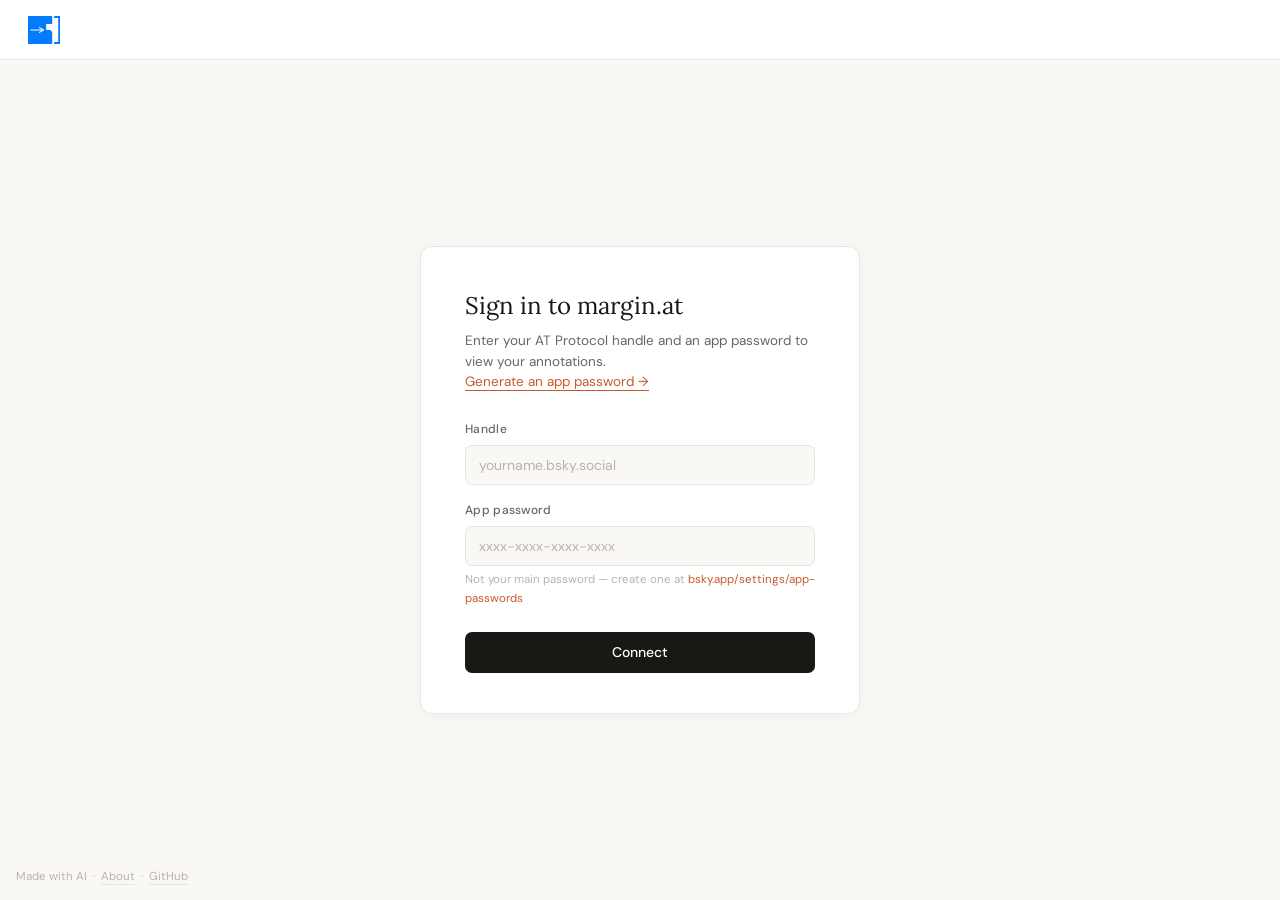
<file: index.html>
<!DOCTYPE html>
<html lang="en" class="index-layout">
<head>
<meta charset="UTF-8" />
<meta name="viewport" content="width=device-width, initial-scale=1.0" />
<title>margin.at — Annotation Viewer</title>
<link rel="icon" href="favicon.svg" type="image/svg+xml" />
<link rel="preconnect" href="https://fonts.googleapis.com" />
<link href="https://fonts.googleapis.com/css2?family=Lora:ital,wght@0,400;0,500;1,400&family=DM+Mono:wght@400;500&family=DM+Sans:wght@300;400;500&display=swap" rel="stylesheet" />
<link rel="stylesheet" href="styles.css" />
</head>
<body>

<div id="app">
  <header>
    <div class="logo">
      <svg height="28" viewBox="0 0 1100 959" xmlns="http://www.w3.org/2000/svg" style="fill-rule:evenodd;clip-rule:evenodd;stroke-linejoin:round;stroke-miterlimit:2;flex-shrink:0">
        <path d="M0,958.333l0,-958.333l829.167,0l0,273.815l-206.25,0l0,206.252l137.5,0l68.75,68.75l0,409.517l-829.167,0Zm471.132,-462.5l-90.47,52.233c-7.966,4.599 -10.7,14.801 -6.1,22.767c4.599,7.966 14.801,10.7 22.767,6.1l144.338,-83.333c2.535,-1.465 4.636,-3.566 6.1,-6.1c1.463,-2.536 2.232,-5.406 2.233,-8.333c-0.001,-2.928 -0.77,-5.797 -2.233,-8.333c-1.465,-2.535 -3.566,-4.636 -6.1,-6.1l-144.338,-83.333c-7.966,-4.599 -18.168,-1.866 -22.767,6.1c-4.599,7.966 -1.866,18.168 6.1,22.767l90.47,52.233l-375.299,0c-9.199,-0 -16.667,7.468 -16.667,16.667c-0,9.199 7.468,16.667 16.667,16.667l375.299,0Z" style="fill:#027bff;"/>
        <path d="M895.833,892.6l0,65.733l206.25,0l0,-958.333l-206.25,0l0,67.601l139.583,0l0,824.999l-139.583,0Z" style="fill:#027bff;fill-rule:nonzero;"/>
      </svg>
    </div>
    <div class="header-right">
      <span id="auth-badge"></span>
      <button class="btn btn-ghost" id="backup-btn" style="display:none" onclick="exportAllAccount()">Export all</button>
      <button class="btn btn-ghost" id="logout-btn" style="display:none" onclick="logout()">Sign out</button>
    </div>
  </header>

  <div class="body-wrap">

    <!-- Login -->
    <div id="login-screen" style="width:100%">
      <div class="login-card">
        <h2>Sign in to margin.at</h2>
        <p>Enter your AT Protocol handle and an app password to view your annotations.<br>
           <a href="https://bsky.app/settings/app-passwords" target="_blank">Generate an app password &#8594;</a>
        </p>
        <div class="field">
          <label>Handle</label>
          <input type="text" id="handle-input" placeholder="yourname.bsky.social" autocomplete="username" />
        </div>
        <div class="field">
          <label>App password</label>
          <input type="password" id="password-input" placeholder="xxxx-xxxx-xxxx-xxxx" autocomplete="current-password" />
          <div class="hint">Not your main password &#8212; create one at <a href="https://bsky.app/settings/app-passwords" target="_blank">bsky.app/settings/app-passwords</a></div>
        </div>
        <button class="btn btn-primary" id="login-btn" onclick="login()">Connect</button>
        <div id="login-error" style="font-size:13px;color:var(--error);margin-top:12px;display:none"></div>
      </div>
    </div>

    <!-- Sidebar -->
    <aside id="sidebar" style="display:none">
      <div class="sidebar-section">
        <div class="sidebar-label">Browse</div>
        <ul class="collection-list">
          <li class="collection-item" id="browse-all-item" onclick="openBrowseAll()">
            <span class="coll-name">All annotations</span>
            <span class="coll-count" id="browse-all-count">&mdash;</span>
          </li>
        </ul>
      </div>
      <div class="sidebar-section">
        <div class="sidebar-label">Collections</div>
        <ul class="collection-list" id="collection-list">
          <li class="sidebar-empty">Loading&#8230;</li>
        </ul>
      </div>
    </aside>

    <main id="main-panel" style="display:none"></main>

  </div>
</div>

<!-- Backup Progress Modal -->
<div class="modal-overlay" id="backup-modal">
  <div class="modal" style="text-align:center">
    <h3>Exporting all annotations</h3>
    <p id="backup-status" style="margin-bottom:8px">Fetching records&#8230;</p>
    <div style="width:100%;height:4px;background:var(--rule);border-radius:2px;overflow:hidden;margin-bottom:0">
      <div id="backup-progress-bar" style="height:100%;width:0%;background:var(--accent);border-radius:2px;transition:width 0.2s"></div>
    </div>
  </div>
</div>

<!-- Export Modal -->
<div class="modal-overlay" id="export-modal">
  <div class="modal">
    <h3>Export annotations</h3>
    <p id="export-modal-desc">Choose a format to download your annotations.</p>
    <div class="export-options">
      <button class="export-btn" onclick="doExport('json')">
        <div class="export-btn-info"><div class="name">JSON</div><div class="desc">Full data, great for developers</div></div>
        <span class="export-ext">.json</span>
      </button>
      <button class="export-btn" onclick="doExport('csv')">
        <div class="export-btn-info"><div class="name">CSV</div><div class="desc">Spreadsheet-friendly, flat table</div></div>
        <span class="export-ext">.csv</span>
      </button>
      <button class="export-btn" onclick="doExport('md')">
        <div class="export-btn-info"><div class="name">Markdown</div><div class="desc">Full notes with metadata and quote formatting</div></div>
        <span class="export-ext">.md</span>
      </button>
      <button class="export-btn" onclick="doExport('clean')">
        <div class="export-btn-info"><div class="name">Beautified</div><div class="desc">Just the quotes and notes, nothing else</div></div>
        <span class="export-ext">.md</span>
      </button>
    </div>
    <div class="modal-footer">
      <button class="btn btn-ghost" onclick="closeExportModal()">Cancel</button>
    </div>
  </div>
</div>

<!-- NEW: Tag Export Modal -->
<div class="modal-overlay" id="tag-export-modal">
  <div class="modal modal-wide">
    <h3>Export by tag</h3>
    <p id="tag-export-desc">Select one or more tags to export. Only annotations with those tags will be included.</p>
    <div class="tag-filter-list" id="tag-export-list"></div>
    <div class="export-options">
      <button class="export-btn" onclick="doTagExport('json')">
        <div class="export-btn-info"><div class="name">JSON</div><div class="desc">Full data, great for developers</div></div>
        <span class="export-ext">.json</span>
      </button>
      <button class="export-btn" onclick="doTagExport('csv')">
        <div class="export-btn-info"><div class="name">CSV</div><div class="desc">Spreadsheet-friendly, flat table</div></div>
        <span class="export-ext">.csv</span>
      </button>
      <button class="export-btn" onclick="doTagExport('md')">
        <div class="export-btn-info"><div class="name">Markdown</div><div class="desc">Full notes with metadata</div></div>
        <span class="export-ext">.md</span>
      </button>
      <button class="export-btn" onclick="doTagExport('clean')">
        <div class="export-btn-info"><div class="name">Beautified</div><div class="desc">Just the quotes and notes</div></div>
        <span class="export-ext">.md</span>
      </button>
    </div>
    <div class="modal-footer" style="gap:8px">
      <span id="tag-export-count" style="font-size:12px;color:var(--ink-faint);margin-right:auto;font-family:'DM Mono',monospace"></span>
      <button class="btn btn-ghost" onclick="closeTagExportModal()">Cancel</button>
    </div>
  </div>
</div>

<!-- NEW: Selection Export Modal (browse-all) -->
<div class="modal-overlay" id="selection-export-modal">
  <div class="modal">
    <h3>Export selection</h3>
    <p id="selection-export-desc">Choose a format to download your selected annotations.</p>
    <div class="export-options">
      <button class="export-btn" onclick="doSelectionExport('json')">
        <div class="export-btn-info"><div class="name">JSON</div><div class="desc">Full data, great for developers</div></div>
        <span class="export-ext">.json</span>
      </button>
      <button class="export-btn" onclick="doSelectionExport('csv')">
        <div class="export-btn-info"><div class="name">CSV</div><div class="desc">Spreadsheet-friendly, flat table</div></div>
        <span class="export-ext">.csv</span>
      </button>
      <button class="export-btn" onclick="doSelectionExport('md')">
        <div class="export-btn-info"><div class="name">Markdown</div><div class="desc">Full notes with metadata</div></div>
        <span class="export-ext">.md</span>
      </button>
      <button class="export-btn" onclick="doSelectionExport('clean')">
        <div class="export-btn-info"><div class="name">Beautified</div><div class="desc">Just the quotes and notes</div></div>
        <span class="export-ext">.md</span>
      </button>
    </div>
    <div class="modal-footer">
      <button class="btn btn-ghost" onclick="closeSelectionExportModal()">Cancel</button>
    </div>
  </div>
</div>

<div id="toast"></div>

<script>
// ── State ──────────────────────────────────────────────────────────────────
var session           = null;
var pdsBase           = 'https://bsky.social';
var allCollections    = [];
var activeCollection  = null;
var activeAnnotations = [];
var activeFilter      = 'all';

// NEW: Browse-all state
var browseAllRecords   = null; // null = not loaded yet
var browseSelectedUris = new Set();
var browseFilterType   = 'all';
var browseFilterTag    = 'all';
var browseDateFrom     = '';
var browseDateTo       = '';

// NEW: Tag export state
var tagExportSelectedTags = new Set();
var tagExportSourceAnnotations = [];

var NSID = {
  collection:     'at.margin.collection',
  collectionItem: 'at.margin.collectionItem',
  annotation:     'at.margin.annotation',
  highlight:      'at.margin.highlight',
  bookmark:       'at.margin.bookmark',
  reply:          'at.margin.reply'
};

var STORAGE_KEY = 'margin_at_creds';

// ── Credential cache ───────────────────────────────────────────────────────
function saveCreds(handle, password) {
  try { localStorage.setItem(STORAGE_KEY, JSON.stringify({ handle: handle, password: password })); } catch(e) {}
}
function loadCreds() {
  try { var raw = localStorage.getItem(STORAGE_KEY); return raw ? JSON.parse(raw) : null; } catch(e) { return null; }
}
function clearCreds() {
  try { localStorage.removeItem(STORAGE_KEY); } catch(e) {}
}

// Pre-fill form on load
(function prefill() {
  var c = loadCreds();
  if (!c) return;
  document.getElementById('handle-input').value   = c.handle   || '';
  document.getElementById('password-input').value = c.password || '';
})();

// ── AT Protocol helpers ────────────────────────────────────────────────────
async function atRequest(path, params, method, body) {
  params = params || {};
  method = method || 'GET';
  var url = new URL(pdsBase + '/xrpc/' + path);
  Object.keys(params).forEach(function(k) { url.searchParams.set(k, params[k]); });
  var opts = { method: method, headers: { 'Content-Type': 'application/json' } };
  if (session) opts.headers['Authorization'] = 'Bearer ' + session.accessJwt;
  if (body) opts.body = JSON.stringify(body);
  var resp = await fetch(url.toString(), opts);
  if (!resp.ok) {
    var err = await resp.json().catch(function() { return {}; });
    throw new Error(err.message || err.error || 'HTTP ' + resp.status);
  }
  return resp.json();
}

async function listRecordsAll(did, collection) {
  var records = [];
  var cursor = null;
  while (true) {
    var params = { repo: did, collection: collection, limit: 100 };
    if (cursor) params.cursor = cursor;
    var data = await atRequest('com.atproto.repo.listRecords', params);
    var batch = data.records || [];
    records = records.concat(batch);
    cursor = data.cursor || null;
    if (!cursor || !batch.length) break;
  }
  return records;
}

async function getRecord(did, collection, rkey) {
  return atRequest('com.atproto.repo.getRecord', { repo: did, collection: collection, rkey: rkey });
}

function parseAtUri(uri) {
  var parts = uri.replace('at://', '').split('/');
  return { did: parts[0], collection: parts[1], rkey: parts[2] };
}

function uriFrom(field) {
  if (!field) return null;
  if (typeof field === 'string') return field;
  if (typeof field === 'object' && field.uri) return field.uri;
  return null;
}

// ── Auth ───────────────────────────────────────────────────────────────────
async function resolvePds(handle) {
  var did = null;
  try {
    var r = await fetch('https://' + handle + '/.well-known/atproto-did');
    if (r.ok) did = (await r.text()).trim();
  } catch(e) {}

  if (!did) {
    var r2 = await fetch('https://bsky.social/xrpc/com.atproto.identity.resolveHandle?handle=' + encodeURIComponent(handle));
    if (!r2.ok) throw new Error('Could not resolve handle "' + handle + '"');
    did = (await r2.json()).did;
  }

  var didDoc;
  if (did.startsWith('did:plc:')) {
    var r3 = await fetch('https://plc.directory/' + did);
    if (!r3.ok) throw new Error('Could not fetch DID document');
    didDoc = await r3.json();
  } else if (did.startsWith('did:web:')) {
    var domain = did.replace('did:web:', '');
    var r4 = await fetch('https://' + domain + '/.well-known/did.json');
    if (!r4.ok) throw new Error('Could not fetch DID document');
    didDoc = await r4.json();
  } else {
    throw new Error('Unsupported DID method: ' + did);
  }

  var svc = (didDoc.service || []).find(function(s) {
    return s.id === '#atproto_pds' || s.type === 'AtprotoPersonalDataServer';
  });
  if (!svc || !svc.serviceEndpoint) throw new Error('No PDS endpoint found for ' + did);
  return { did: did, pds: svc.serviceEndpoint.replace(/\/$/, '') };
}

async function login() {
  var handle   = document.getElementById('handle-input').value.trim();
  var password = document.getElementById('password-input').value.trim();

  if (!handle || !password) { showLoginError('Please enter your handle and app password.'); return; }

  var btn = document.getElementById('login-btn');
  btn.disabled = true;
  btn.textContent = 'Resolving identity\u2026';
  hideLoginError();

  try {
    var resolved = await resolvePds(handle);
    pdsBase = resolved.pds;
    btn.textContent = 'Connecting\u2026';
    session = await atRequest('com.atproto.server.createSession', {}, 'POST', { identifier: handle, password: password });
    saveCreds(handle, password);
    onLoggedIn();
  } catch(e) {
    showLoginError('Sign-in failed: ' + e.message);
    btn.disabled = false;
    btn.textContent = 'Connect';
  }
}

function onLoggedIn() {
  document.getElementById('login-screen').style.display    = 'none';
  document.getElementById('sidebar').style.display         = 'flex';
  document.getElementById('main-panel').style.display      = 'flex';
  document.getElementById('main-panel').style.flexDirection = 'column';
  document.getElementById('logout-btn').style.display      = '';
  document.getElementById('backup-btn').style.display       = '';
  var badge = document.getElementById('auth-badge');
  badge.textContent = session.handle;
  badge.style.display = '';
  renderMainEmpty('Select a collection from the sidebar.');
  loadCollections();
}

function logout() {
  clearCreds();
  session = null; allCollections = []; activeCollection = null; activeAnnotations = [];
  browseAllRecords = null; browseSelectedUris = new Set();
  document.getElementById('login-screen').style.display  = '';
  document.getElementById('login-screen').style.width    = '100%';
  document.getElementById('sidebar').style.display       = 'none';
  document.getElementById('main-panel').style.display    = 'none';
  document.getElementById('logout-btn').style.display    = 'none';
  document.getElementById('backup-btn').style.display     = 'none';
  document.getElementById('auth-badge').style.display    = 'none';
  document.getElementById('handle-input').value          = '';
  document.getElementById('password-input').value        = '';
}

function showLoginError(msg) {
  var el = document.getElementById('login-error');
  el.textContent = msg;
  el.style.display = '';
}
function hideLoginError() {
  document.getElementById('login-error').style.display = 'none';
}

document.getElementById('handle-input').addEventListener('keydown',   function(e) { if (e.key === 'Enter') login(); });
document.getElementById('password-input').addEventListener('keydown', function(e) { if (e.key === 'Enter') login(); });

// ── Collections ────────────────────────────────────────────────────────────
async function loadCollections() {
  var listEl = document.getElementById('collection-list');
  listEl.innerHTML = '<li class="sidebar-empty">Loading\u2026</li>';
  try {
    var records = await listRecordsAll(session.did, NSID.collection);
    allCollections = records;
    if (!records.length) {
      listEl.innerHTML = '<li class="sidebar-empty">No collections found.</li>';
      return;
    }
    listEl.innerHTML = '';
    records.forEach(function(rec) {
      var name = (rec.value && rec.value.name) || 'Untitled';
      var cid  = 'cnt' + rec.uri.replace(/[^a-zA-Z0-9]/g, '');
      var li   = document.createElement('li');
      li.className = 'collection-item';
      li.dataset.uri = rec.uri;
      li.innerHTML =
        '<span class="coll-name" title="' + escHtml(name) + '">' + escHtml(name) + '</span>' +
        '<span class="coll-count" id="' + cid + '">\u2014</span>';
      li.addEventListener('click', function() { selectCollection(rec); });
      listEl.appendChild(li);
    });
  } catch(e) {
    listEl.innerHTML = '<li class="sidebar-empty" style="color:var(--error)">Error: ' + escHtml(e.message) + '</li>';
  }
}

async function selectCollection(rec) {
  activeCollection = rec;
  activeFilter = 'all';
  // Deselect browse-all
  document.getElementById('browse-all-item').classList.remove('active');
  document.querySelectorAll('.collection-item').forEach(function(el) {
    el.classList.toggle('active', el.dataset.uri === rec.uri);
  });
  var name = (rec.value && rec.value.name) || 'Untitled';
  renderLoading('Loading "' + name + '"\u2026');
  try {
    var annotations = await fetchAnnotationsForCollection(rec.uri);
    activeAnnotations = annotations;
    var cid = 'cnt' + rec.uri.replace(/[^a-zA-Z0-9]/g, '');
    var cntEl = document.getElementById(cid);
    if (cntEl) cntEl.textContent = annotations.length;
    renderAnnotations(annotations, name);
  } catch(e) {
    renderError(e.message);
  }
}

async function fetchAnnotationsForCollection(collectionUri) {
  var allItems = await listRecordsAll(session.did, NSID.collectionItem);
  var items = allItems.filter(function(item) {
    return uriFrom(item.value && item.value.collection) === collectionUri;
  });
  if (!items.length) return [];

  var results = await Promise.allSettled(items.map(async function(item) {
    var subjectUri = uriFrom(item.value && item.value.annotation);
    if (!subjectUri) return null;
    try {
      var p = parseAtUri(subjectUri);
      var rec = await getRecord(p.did, p.collection, p.rkey);
      rec._nsid    = p.collection;
      rec._itemUri = item.uri;
      return rec;
    } catch(e) {
      return null;
    }
  }));

  return results
    .filter(function(r) { return r.status === 'fulfilled' && r.value; })
    .map(function(r) { return r.value; });
}

// ── Render ─────────────────────────────────────────────────────────────────
function renderLoading(msg) {
  document.getElementById('main-panel').innerHTML =
    '<div class="state-box"><div class="spinner"></div><div class="state-title">' + escHtml(msg || 'Loading\u2026') + '</div></div>';
}

function renderMainEmpty(msg) {
  document.getElementById('main-panel').innerHTML =
    '<div class="state-box"><div class="state-icon">&#128214;</div><div class="state-title">No collection selected</div><div class="state-sub">' + escHtml(msg) + '</div></div>';
}

function renderError(msg) {
  document.getElementById('main-panel').innerHTML =
    '<div class="state-box"><div class="state-icon">&#9888;&#65039;</div><div class="state-title state-error">Something went wrong</div><div class="state-sub">' + escHtml(msg) + '</div></div>';
}

function renderAnnotations(annotations, collName) {
  var panel = document.getElementById('main-panel');
  if (!annotations.length) {
    panel.innerHTML =
      '<div class="toolbar"><div class="toolbar-left"><div class="toolbar-title">' + escHtml(collName) + '</div>' +
      '<div class="toolbar-meta">0 annotations</div></div></div>' +
      '<div class="state-box"><div class="state-icon">&#10022;</div><div class="state-title">No annotations yet</div>' +
      '<div class="state-sub">Add some via the margin.at extension, then come back here.</div></div>';
    return;
  }

  var types = [];
  annotations.forEach(function(a) { var t = annType(a); if (types.indexOf(t) === -1) types.push(t); });

  var pillsHtml = '<button class="type-pill active" data-type="all" onclick="setFilter(\'all\',this)">All</button>' +
    types.map(function(t) {
      return '<button class="type-pill" data-type="' + t + '" onclick="setFilter(\'' + t + '\',this)">' + capitalize(t) + '</button>';
    }).join('');

  // Collect tags for tag export button
  var allTags = collectTags(annotations);

  panel.innerHTML =
    '<div class="toolbar">' +
      '<div class="toolbar-left">' +
        '<div class="toolbar-title">' + escHtml(collName) + '</div>' +
        '<div class="toolbar-meta" id="ann-count-label">' + annotations.length + ' annotation' + (annotations.length !== 1 ? 's' : '') + '</div>' +
      '</div>' +
      '<div class="toolbar-right">' +
        (allTags.length ? '<button class="btn btn-ghost" onclick="openTagExportModal()">Export by tag</button>' : '') +
        '<button class="btn btn-ghost" onclick="openExportModal()">Export</button>' +
      '</div>' +
    '</div>' +
    '<div class="filter-bar">' + pillsHtml + '</div>' +
    '<div class="annotations-wrap" id="annotations-wrap"></div>';

  renderCards(annotations);
}

function renderCards(annotations) {
  var wrap = document.getElementById('annotations-wrap');
  if (!wrap) return;
  var filtered = activeFilter === 'all' ? annotations : annotations.filter(function(a) { return annType(a) === activeFilter; });
  var label = document.getElementById('ann-count-label');
  if (label) label.textContent = filtered.length + ' annotation' + (filtered.length !== 1 ? 's' : '');
  if (!filtered.length) {
    wrap.innerHTML = '<div class="state-box" style="padding:40px 0"><div class="state-sub">No ' + activeFilter + ' annotations in this collection.</div></div>';
    return;
  }
  wrap.innerHTML = filtered.map(cardHTML).join('');
}

function cardHTML(rec, i) {
  var type  = annType(rec);
  var f     = extractFields(rec);
  var url   = f.url, title = f.title, quote = f.quote, note = f.note, tags = f.tags, date = f.date;
  var delay = 'animation-delay:' + Math.min(i * 30, 300) + 'ms';

  return '<div class="annotation-card" style="' + delay + '">' +
    '<div class="card-header">' +
      (title
        ? '<div class="card-title" title="' + escHtml(title) + '">' + escHtml(title) + '</div>'
        : '<div class="card-title" style="color:var(--ink-faint);font-style:italic;font-weight:400">Untitled</div>') +
    '</div>' +
    (url   ? '<div class="card-url"><a href="' + escHtml(url) + '" target="_blank">' + escHtml(truncate(url, 70)) + '</a></div>' : '') +
    (quote ? '<div class="card-quote">'  + escHtml(quote) + '</div>' : '') +
    (note  ? '<div class="card-note">'   + escHtml(note)  + '</div>' : '') +
    '<div class="card-footer">' +
      '<span class="type-badge ' + type + '">' + capitalize(type) + '</span>' +
      (tags.length ? '<div class="tags-wrap">' + tags.map(function(t) { return '<span class="tag">' + escHtml(t) + '</span>'; }).join('') + '</div>' : '') +
      (date ? '<span class="card-date">' + date + '</span>' : '') +
    '</div>' +
  '</div>';
}

function setFilter(type, btn) {
  activeFilter = type;
  document.querySelectorAll('.type-pill').forEach(function(el) { el.classList.toggle('active', el.dataset.type === type); });
  renderCards(activeAnnotations);
}

// ── Export ─────────────────────────────────────────────────────────────────
function openExportModal() {
  var name = (activeCollection && activeCollection.value && activeCollection.value.name) || 'collection';
  document.getElementById('export-modal-desc').textContent =
    'Exporting "' + name + '" \u2014 ' + activeAnnotations.length + ' annotation' + (activeAnnotations.length !== 1 ? 's' : '') + '.';
  document.getElementById('export-modal').classList.add('open');
}

function closeExportModal() {
  document.getElementById('export-modal').classList.remove('open');
}

document.getElementById('export-modal').addEventListener('click', function(e) {
  if (e.target === e.currentTarget) closeExportModal();
});

function doExport(format) {
  closeExportModal();
  var collName = (activeCollection && activeCollection.value && activeCollection.value.name) || 'Annotations';
  var safeName = collName.replace(/\s+/g, '_');

  if (format === 'json') {
    download(safeName + '.json', JSON.stringify(activeAnnotations.map(flattenAnnotation), null, 2), 'application/json');
    toast('Exported as JSON');
  } else if (format === 'csv') {
    var rows = activeAnnotations.map(flattenAnnotation);
    if (!rows.length) return;
    var cols = Object.keys(rows[0]);
    var csv  = [cols.join(',')].concat(rows.map(function(r) {
      return cols.map(function(c) { return csvCell(r[c]); }).join(',');
    })).join('\n');
    download(safeName + '.csv', csv, 'text/csv');
    toast('Exported as CSV');
  } else if (format === 'md') {
    download(safeName + '.md', buildMarkdown(activeAnnotations, collName), 'text/markdown');
    toast('Exported as Markdown');
  } else if (format === 'clean') {
    download(safeName + '_beautified.md', buildCleanMarkdown(activeAnnotations, collName), 'text/markdown');
    toast('Exported as Beautified');
  }
}

// ── NEW: Tag Export ────────────────────────────────────────────────────────
function collectTags(annotations) {
  var tagSet = {};
  annotations.forEach(function(rec) {
    var tags = (rec.value && rec.value.tags) || [];
    tags.forEach(function(t) { tagSet[t] = true; });
  });
  return Object.keys(tagSet).sort();
}

function openTagExportModal() {
  tagExportSelectedTags = new Set();
  tagExportSourceAnnotations = activeAnnotations;

  var tags = collectTags(activeAnnotations);
  var listEl = document.getElementById('tag-export-list');

  if (!tags.length) {
    listEl.innerHTML = '<span style="font-size:13px;color:var(--ink-faint);font-style:italic">No tags found in this collection.</span>';
  } else {
    listEl.innerHTML = tags.map(function(t) {
      return '<button class="tag-filter-chip" data-tag="' + escHtml(t) + '" onclick="toggleTagExportChip(this)">' + escHtml(t) + '</button>';
    }).join('');
  }

  updateTagExportCount();
  document.getElementById('tag-export-modal').classList.add('open');
}

function closeTagExportModal() {
  document.getElementById('tag-export-modal').classList.remove('open');
}

document.getElementById('tag-export-modal').addEventListener('click', function(e) {
  if (e.target === e.currentTarget) closeTagExportModal();
});

function toggleTagExportChip(btn) {
  var tag = btn.dataset.tag;
  if (tagExportSelectedTags.has(tag)) {
    tagExportSelectedTags.delete(tag);
    btn.classList.remove('active');
  } else {
    tagExportSelectedTags.add(tag);
    btn.classList.add('active');
  }
  updateTagExportCount();
}

function updateTagExportCount() {
  var filtered = getTagFilteredAnnotations();
  document.getElementById('tag-export-count').textContent =
    filtered.length + ' annotation' + (filtered.length !== 1 ? 's' : '') + ' match';
}

function getTagFilteredAnnotations() {
  if (!tagExportSelectedTags.size) return tagExportSourceAnnotations;
  return tagExportSourceAnnotations.filter(function(rec) {
    var tags = (rec.value && rec.value.tags) || [];
    for (var t of tagExportSelectedTags) {
      if (tags.indexOf(t) !== -1) return true;
    }
    return false;
  });
}

function doTagExport(format) {
  var filtered = getTagFilteredAnnotations();
  if (!filtered.length) { toast('No annotations match the selected tags.', true); return; }
  closeTagExportModal();

  var collName = (activeCollection && activeCollection.value && activeCollection.value.name) || 'Annotations';
  var tagStr   = Array.from(tagExportSelectedTags).join('_') || 'all';
  var safeName = (collName + '_tag_' + tagStr).replace(/\s+/g, '_').replace(/[^a-zA-Z0-9_\-]/g, '');

  if (format === 'json') {
    download(safeName + '.json', JSON.stringify(filtered.map(flattenAnnotation), null, 2), 'application/json');
  } else if (format === 'csv') {
    var rows = filtered.map(flattenAnnotation);
    var cols = Object.keys(rows[0]);
    var csv  = [cols.join(',')].concat(rows.map(function(r) {
      return cols.map(function(c) { return csvCell(r[c]); }).join(',');
    })).join('\n');
    download(safeName + '.csv', csv, 'text/csv');
  } else if (format === 'md') {
    download(safeName + '.md', buildMarkdown(filtered, collName + ' [' + Array.from(tagExportSelectedTags).join(', ') + ']'), 'text/markdown');
  } else if (format === 'clean') {
    download(safeName + '_beautified.md', buildCleanMarkdown(filtered, collName), 'text/markdown');
  }
  toast('Exported ' + filtered.length + ' annotation' + (filtered.length !== 1 ? 's' : '') + ' by tag');
}

// ── NEW: Browse All ────────────────────────────────────────────────────────
async function openBrowseAll() {
  activeCollection = null;
  document.getElementById('browse-all-item').classList.add('active');
  document.querySelectorAll('#collection-list .collection-item').forEach(function(el) {
    el.classList.remove('active');
  });
  browseSelectedUris = new Set();
  browseFilterType   = 'all';
  browseFilterTag    = 'all';
  browseDateFrom     = '';
  browseDateTo       = '';

  if (browseAllRecords !== null) {
    renderBrowseAll();
    return;
  }

  renderLoading('Loading all annotations\u2026');

  try {
    var allRecords = [];
    var nsids = [NSID.annotation, NSID.highlight, NSID.bookmark];
    for (var i = 0; i < nsids.length; i++) {
      var recs = await listRecordsAll(session.did, nsids[i]);
      allRecords = allRecords.concat(recs.map(function(r) { r._nsid = nsids[i]; return r; }));
    }
    // Sort newest first
    allRecords.sort(function(a, b) {
      var da = (a.value && a.value.createdAt) || '';
      var db = (b.value && b.value.createdAt) || '';
      return db < da ? -1 : db > da ? 1 : 0;
    });
    browseAllRecords = allRecords;
    var countEl = document.getElementById('browse-all-count');
    if (countEl) countEl.textContent = allRecords.length;
    renderBrowseAll();
  } catch(e) {
    renderError(e.message);
  }
}

function getBrowseFiltered() {
  var recs = browseAllRecords || [];
  if (browseFilterType !== 'all') {
    recs = recs.filter(function(r) { return annType(r) === browseFilterType; });
  }
  if (browseFilterTag !== 'all') {
    if (browseFilterTag === '__none__') {
      recs = recs.filter(function(r) { return !((r.value && r.value.tags) || []).length; });
    } else {
      recs = recs.filter(function(r) {
        return ((r.value && r.value.tags) || []).indexOf(browseFilterTag) !== -1;
      });
    }
  }
  if (browseDateFrom) {
    var from = new Date(browseDateFrom).getTime();
    recs = recs.filter(function(r) {
      var d = r.value && r.value.createdAt;
      return d && new Date(d).getTime() >= from;
    });
  }
  if (browseDateTo) {
    var to = new Date(browseDateTo).getTime() + 86400000; // inclusive of end date
    recs = recs.filter(function(r) {
      var d = r.value && r.value.createdAt;
      return d && new Date(d).getTime() < to;
    });
  }
  return recs;
}

function renderBrowseAll() {
  var panel = document.getElementById('main-panel');
  var recs  = browseAllRecords || [];

  if (!recs.length) {
    panel.innerHTML =
      '<div class="toolbar"><div class="toolbar-left"><div class="toolbar-title">All annotations</div></div></div>' +
      '<div class="state-box"><div class="state-icon">&#10022;</div><div class="state-title">No annotations found</div>' +
      '<div class="state-sub">Add some via the margin.at extension, then come back.</div></div>';
    return;
  }

  // Collect types and tags
  var types = [];
  var tagSet = {};
  recs.forEach(function(r) {
    var t = annType(r);
    if (types.indexOf(t) === -1) types.push(t);
    ((r.value && r.value.tags) || []).forEach(function(tag) { tagSet[tag] = true; });
  });
  var allTags = Object.keys(tagSet).sort();

  var typePillsHtml = '<button class="type-pill' + (browseFilterType === 'all' ? ' active' : '') + '" data-type="all" onclick="setBrowseTypeFilter(\'all\',this)">All</button>' +
    types.map(function(t) {
      return '<button class="type-pill' + (browseFilterType === t ? ' active' : '') + '" data-type="' + t + '" onclick="setBrowseTypeFilter(\'' + t + '\',this)">' + capitalize(t) + '</button>';
    }).join('');

  var tagOptions = '<option value="all">All tags</option>' +
    (allTags.length ? allTags.map(function(t) { return '<option value="' + escHtml(t) + '"' + (browseFilterTag === t ? ' selected' : '') + '>' + escHtml(t) + '</option>'; }).join('') : '') +
    '<option value="__none__"' + (browseFilterTag === '__none__' ? ' selected' : '') + '>— No tags —</option>';

  panel.innerHTML =
    '<div class="toolbar">' +
      '<div class="toolbar-left">' +
        '<div class="toolbar-title">All annotations</div>' +
        '<div class="toolbar-meta" id="browse-count-label">' + recs.length + ' annotation' + (recs.length !== 1 ? 's' : '') + '</div>' +
      '</div>' +
    '</div>' +
    '<div class="filter-bar" id="browse-filter-bar">' +
      typePillsHtml +
      '<select id="browse-tag-select" onchange="setBrowseTagFilter(this.value)" style="margin-left:4px;padding:4px 10px;border:1px solid var(--rule);border-radius:20px;font-size:12px;font-weight:500;background:none;color:var(--ink-light);font-family:\'DM Sans\',sans-serif;cursor:pointer;outline:none;">' +
        tagOptions +
      '</select>' +
      '<div class="date-filter-wrap">' +
        '<label>From</label>' +
        '<input type="date" id="browse-date-from" value="' + browseDateFrom + '" onchange="setBrowseDateFrom(this.value)">' +
        '<label>To</label>' +
        '<input type="date" id="browse-date-to" value="' + browseDateTo + '" onchange="setBrowseDateTo(this.value)">' +
        '<button class="btn btn-ghost" style="font-size:11px;padding:4px 9px" onclick="clearBrowseDates()">Clear</button>' +
      '</div>' +
    '</div>' +
    '<div id="browse-select-bar" style="display:none" class="select-bar">' +
      '<span class="select-bar-count" id="browse-select-count">0 selected</span>' +
      '<button class="btn btn-ghost" onclick="browseSelectAll()">Select all visible</button>' +
      '<button class="btn btn-ghost" onclick="browseClearSelection()">Clear</button>' +
      '<button class="btn btn-ghost" onclick="openSelectionExportModal()" style="color:var(--accent);border-color:var(--accent)">Export selected</button>' +
    '</div>' +
    '<div class="annotations-wrap" id="browse-wrap"></div>';

  renderBrowseCards();
}

function renderBrowseCards() {
  var wrap = document.getElementById('browse-wrap');
  if (!wrap) return;
  var filtered = getBrowseFiltered();
  var label = document.getElementById('browse-count-label');
  if (label) label.textContent = filtered.length + ' annotation' + (filtered.length !== 1 ? 's' : '');

  if (!filtered.length) {
    wrap.innerHTML = '<div class="state-box" style="padding:40px 0"><div class="state-sub">No annotations match the current filters.</div></div>';
    updateBrowseSelectBar();
    return;
  }

  wrap.innerHTML = filtered.map(function(rec, i) {
    return browseCardHTML(rec, i);
  }).join('');

  // Attach click handlers for selection
  wrap.querySelectorAll('.annotation-card.selectable').forEach(function(card) {
    card.addEventListener('click', function(e) {
      if (e.target.tagName === 'A' || e.target.tagName === 'INPUT') return;
      var uri = card.dataset.uri;
      var cb  = card.querySelector('.card-checkbox');
      if (browseSelectedUris.has(uri)) {
        browseSelectedUris.delete(uri);
        card.classList.remove('selected');
        if (cb) cb.checked = false;
      } else {
        browseSelectedUris.add(uri);
        card.classList.add('selected');
        if (cb) cb.checked = true;
      }
      updateBrowseSelectBar();
    });
    // Keep checkbox in sync without double-firing
    var cb = card.querySelector('.card-checkbox');
    if (cb) {
      cb.addEventListener('click', function(e) { e.stopPropagation(); });
      cb.addEventListener('change', function() {
        var uri = card.dataset.uri;
        if (cb.checked) { browseSelectedUris.add(uri); card.classList.add('selected'); }
        else { browseSelectedUris.delete(uri); card.classList.remove('selected'); }
        updateBrowseSelectBar();
      });
    }
  });

  updateBrowseSelectBar();
}

function browseCardHTML(rec, i) {
  var type  = annType(rec);
  var f     = extractFields(rec);
  var url   = f.url, title = f.title, quote = f.quote, note = f.note, tags = f.tags, date = f.date;
  var delay = 'animation-delay:' + Math.min(i * 20, 300) + 'ms';
  var uri   = rec.uri || '';
  var isSelected = browseSelectedUris.has(uri);

  return '<div class="annotation-card selectable' + (isSelected ? ' selected' : '') + '" data-uri="' + escHtml(uri) + '" style="' + delay + '">' +
    '<input type="checkbox" class="card-checkbox"' + (isSelected ? ' checked' : '') + ' />' +
    '<div class="card-header">' +
      (title
        ? '<div class="card-title" title="' + escHtml(title) + '">' + escHtml(title) + '</div>'
        : '<div class="card-title" style="color:var(--ink-faint);font-style:italic;font-weight:400">Untitled</div>') +
    '</div>' +
    (url   ? '<div class="card-url"><a href="' + escHtml(url) + '" target="_blank">' + escHtml(truncate(url, 70)) + '</a></div>' : '') +
    (quote ? '<div class="card-quote">'  + escHtml(quote) + '</div>' : '') +
    (note  ? '<div class="card-note">'   + escHtml(note)  + '</div>' : '') +
    '<div class="card-footer">' +
      '<span class="type-badge ' + type + '">' + capitalize(type) + '</span>' +
      (tags.length ? '<div class="tags-wrap">' + tags.map(function(t) { return '<span class="tag">' + escHtml(t) + '</span>'; }).join('') + '</div>' : '') +
      (date ? '<span class="card-date">' + date + '</span>' : '') +
    '</div>' +
  '</div>';
}

function updateBrowseSelectBar() {
  var bar = document.getElementById('browse-select-bar');
  var countEl = document.getElementById('browse-select-count');
  if (!bar) return;
  var n = browseSelectedUris.size;
  if (n > 0) {
    bar.style.display = 'flex';
    countEl.textContent = n + ' selected';
  } else {
    bar.style.display = 'none';
  }
}

function browseSelectAll() {
  var filtered = getBrowseFiltered();
  filtered.forEach(function(r) { browseSelectedUris.add(r.uri); });
  // Re-render cards to reflect state
  renderBrowseCards();
}

function browseClearSelection() {
  browseSelectedUris = new Set();
  renderBrowseCards();
}

function setBrowseTypeFilter(type, btn) {
  browseFilterType = type;
  document.querySelectorAll('#browse-filter-bar .type-pill').forEach(function(el) {
    el.classList.toggle('active', el.dataset.type === type);
  });
  renderBrowseCards();
}

function setBrowseTagFilter(val) {
  browseFilterTag = val;
  renderBrowseCards();
}

function setBrowseDateFrom(val) {
  browseDateFrom = val;
  renderBrowseCards();
}

function setBrowseDateTo(val) {
  browseDateTo = val;
  renderBrowseCards();
}

function clearBrowseDates() {
  browseDateFrom = ''; browseDateTo = '';
  var f = document.getElementById('browse-date-from');
  var t = document.getElementById('browse-date-to');
  if (f) f.value = '';
  if (t) t.value = '';
  renderBrowseCards();
}

// ── NEW: Selection Export ──────────────────────────────────────────────────
function openSelectionExportModal() {
  var n = browseSelectedUris.size;
  if (!n) { toast('No annotations selected.', true); return; }
  document.getElementById('selection-export-desc').textContent =
    n + ' annotation' + (n !== 1 ? 's' : '') + ' selected for export.';
  document.getElementById('selection-export-modal').classList.add('open');
}

function closeSelectionExportModal() {
  document.getElementById('selection-export-modal').classList.remove('open');
}

document.getElementById('selection-export-modal').addEventListener('click', function(e) {
  if (e.target === e.currentTarget) closeSelectionExportModal();
});

function doSelectionExport(format) {
  closeSelectionExportModal();
  var selected = (browseAllRecords || []).filter(function(r) { return browseSelectedUris.has(r.uri); });
  if (!selected.length) { toast('Nothing to export.', true); return; }

  var date = new Date().toISOString().slice(0, 10);
  var safeName = 'margin_selection_' + date;

  if (format === 'json') {
    download(safeName + '.json', JSON.stringify(selected.map(flattenAnnotation), null, 2), 'application/json');
  } else if (format === 'csv') {
    var rows = selected.map(flattenAnnotation);
    var cols = Object.keys(rows[0]);
    var csv  = [cols.join(',')].concat(rows.map(function(r) {
      return cols.map(function(c) { return csvCell(r[c]); }).join(',');
    })).join('\n');
    download(safeName + '.csv', csv, 'text/csv');
  } else if (format === 'md') {
    download(safeName + '.md', buildMarkdown(selected, 'Selected Annotations'), 'text/markdown');
  } else if (format === 'clean') {
    download(safeName + '_beautified.md', buildCleanMarkdown(selected, 'Selected Annotations'), 'text/markdown');
  }
  toast('Exported ' + selected.length + ' annotation' + (selected.length !== 1 ? 's' : ''));
}

// ── Export helpers ─────────────────────────────────────────────────────────
function flattenAnnotation(rec) {
  var f = extractFields(rec);
  return {
    uri:        rec.uri || '',
    type:       annType(rec),
    url:        f.url,
    title:      f.title,
    quote:      f.quote,
    note:       f.note,
    tags:       f.tags.join('; '),
    created_at: (rec.value && rec.value.createdAt) || ''
  };
}

function buildMarkdown(annotations, collName) {
  var exportDate = new Date().toLocaleDateString('en-US', { year: 'numeric', month: 'long', day: 'numeric' });
  var lines = [
    '# ' + collName,
    '*Exported from margin.at on ' + exportDate + ' \u2014 ' + annotations.length + ' annotation' + (annotations.length !== 1 ? 's' : '') + '*',
    ''
  ];
  annotations.forEach(function(rec, i) {
    var type  = annType(rec);
    var f     = extractFields(rec);
    var url   = f.url, title = f.title, quote = f.quote, note = f.note, tags = f.tags;
    var date  = (rec.value && rec.value.createdAt) ? formatDate(rec.value.createdAt) : '';

    lines.push('## ' + (title || url || ('Annotation ' + (i + 1))));
    var meta = ['**' + capitalize(type) + '**'];
    if (date) meta.push(date);
    if (url)  meta.push('[' + (title || 'Source') + '](' + url + ')');
    lines.push(meta.join(' \u00b7 '));
    lines.push('');
    if (quote) { quote.split('\n').forEach(function(l) { lines.push('> ' + l); }); lines.push(''); }
    if (note)  { lines.push(note); lines.push(''); }
    if (tags.length) { lines.push(tags.map(function(t) { return '`' + t + '`'; }).join(' ')); lines.push(''); }
    lines.push('---');
    lines.push('');
  });
  return lines.join('\n');
}

function buildCleanMarkdown(annotations, collName) {
  var lines = ['# ' + collName, ''];
  annotations.forEach(function(rec) {
    var f     = extractFields(rec);
    var quote = f.quote, note = f.note;
    if (!quote && !note) return;
    if (quote) { quote.split('\n').forEach(function(l) { lines.push('> ' + l); }); lines.push(''); }
    if (note)  { lines.push(note); lines.push(''); }
    lines.push('---');
    lines.push('');
  });
  return lines.join('\n');
}

function csvCell(v) {
  var s = String(v == null ? '' : v);
  return (s.indexOf(',') >= 0 || s.indexOf('"') >= 0 || s.indexOf('\n') >= 0)
    ? '"' + s.replace(/"/g, '""') + '"' : s;
}

function download(filename, content, type) {
  var blob = new Blob([content], { type: type });
  var a    = document.createElement('a');
  a.href   = URL.createObjectURL(blob);
  a.download = filename;
  a.click();
  URL.revokeObjectURL(a.href);
}

// ── Account-wide backup ────────────────────────────────────────────────────
async function exportAllAccount() {
  var modal      = document.getElementById('backup-modal');
  var statusEl   = document.getElementById('backup-status');
  var progressEl = document.getElementById('backup-progress-bar');

  function setStatus(msg, pct) {
    statusEl.textContent = msg;
    progressEl.style.width = (pct || 0) + '%';
  }

  modal.classList.add('open');
  setStatus('Fetching annotations\u2026', 5);

  try {
    var allRecords = [];
    var nsids = [NSID.annotation, NSID.highlight, NSID.bookmark];

    for (var i = 0; i < nsids.length; i++) {
      setStatus('Fetching ' + nsids[i].split('.').pop() + 's\u2026', 5 + (i / nsids.length) * 80);
      var recs = await listRecordsAll(session.did, nsids[i]);
      allRecords = allRecords.concat(recs.map(function(r) { r._nsid = nsids[i]; return r; }));
    }

    setStatus('Building CSV\u2026', 90);

    var cols = ['url', 'text', 'title', 'tags', 'color', 'created_at', 'type', 'uri'];
    var rows = allRecords.map(function(rec) {
      var val   = rec.value || {};
      var f     = extractFields(rec);
      var color = val.color || val.highlightColor || '';
      return {
        url:        f.url,
        text:       f.quote || f.note,
        title:      f.title,
        tags:       f.tags.join('; '),
        color:      color,
        created_at: val.createdAt || '',
        type:       annType(rec),
        uri:        rec.uri || ''
      };
    });

    var csv = [cols.join(',')].concat(rows.map(function(r) {
      return cols.map(function(c) { return csvCell(r[c]); }).join(',');
    })).join('\n');

    setStatus('Done! Downloading\u2026', 100);

    var date = new Date().toISOString().slice(0, 10);
    download('margin_backup_' + date + '.csv', csv, 'text/csv');

    setTimeout(function() {
      modal.classList.remove('open');
      toast('Exported ' + allRecords.length + ' annotation' + (allRecords.length !== 1 ? 's' : ''));
    }, 600);

  } catch(e) {
    setStatus('Error: ' + e.message, 0);
    setTimeout(function() { modal.classList.remove('open'); }, 2500);
    toast('Backup failed: ' + e.message, true);
  }
}

var toastTimer;
function toast(msg, isError) {
  var el = document.getElementById('toast');
  el.textContent = msg;
  el.className = 'show' + (isError ? ' error' : '');
  clearTimeout(toastTimer);
  toastTimer = setTimeout(function() { el.className = ''; }, 2800);
}

// ── Utilities ──────────────────────────────────────────────────────────────
function annType(rec) {
  var nsid = rec._nsid || (rec.uri && rec.uri.split('/')[2]) || 'annotation';
  return nsid.split('.').pop();
}

// Extract display fields across annotation / highlight / bookmark schemas.
// margin.at stores each record type differently:
//   annotation:  val.target.source, val.target.title, val.target.selector.exact, val.body.value
//   highlight:   val.uri / val.url / val.target.source  (URL),
//                val.title / val.target.title            (title),
//                val.exact / val.text / val.quote / val.target.selector.exact  (quoted text),
//                val.comment / val.note / val.body.value (note)
//   bookmark:    val.uri / val.url / val.target.source  (URL),
//                val.title / val.target.title            (title)
function extractFields(rec) {
  var val = rec.value || {};
  // URL — bookmark: val.source, highlight: val.target.source, annotation: val.target.source
  var url = (val.target && val.target.source)
         || val.source
         || val.uri || val.url
         || (val.subject && val.subject.uri)
         || '';
  // Title — bookmark: val.title, annotation: val.target.title, highlight: not stored → derive from URL
  var title = (val.target && val.target.title)
            || val.title || val.name || '';
  // If no title but we have a URL, derive a readable label from it
  if (!title && url) {
    try {
      var u = new URL(url);
      // Use hostname + pathname, strip trailing slash, decode
      var path = decodeURIComponent(u.pathname).replace(/\/$/, '');
      // Take the last path segment if it exists and looks meaningful
      var parts = path.split('/').filter(function(p) { return p.length > 0; });
      if (parts.length > 0) {
        // Convert slug-style to readable: replace hyphens/underscores with spaces, title-case
        var slug = parts[parts.length - 1].replace(/[-_]/g, ' ').replace(/\.[^.]+$/, '');
        title = slug.charAt(0).toUpperCase() + slug.slice(1);
      } else {
        title = u.hostname;
      }
    } catch(e) {
      title = url;
    }
  }
  // Quoted text
  var quote = (val.target && val.target.selector && val.target.selector.exact)
            || val.exact || val.text || val.quote || val.selectedText || '';
  // Note / body
  var note = (val.body && val.body.value)
           || (typeof val.body === 'string' ? val.body : '')
           || val.comment || val.note || val.description || '';
  // Tags
  var tags = val.tags || [];
  // Date
  var date = val.createdAt ? formatDate(val.createdAt) : '';

  return { url: url, title: title, quote: quote, note: note, tags: tags, date: date };
}

function capitalize(s) { return s ? s[0].toUpperCase() + s.slice(1) : s; }
function escHtml(s) {
  return String(s == null ? '' : s)
    .replace(/&/g,'&amp;').replace(/</g,'&lt;').replace(/>/g,'&gt;').replace(/"/g,'&quot;');
}
function truncate(s, n) { return s.length > n ? s.slice(0, n) + '\u2026' : s; }
function formatDate(iso) {
  try { return new Date(iso).toLocaleDateString('en-US', { year:'numeric', month:'short', day:'numeric' }); }
  catch(e) { return iso; }
}
</script>
<div class="fixed-attribution">Made with AI &nbsp;&#183;&nbsp; <a href="about.html">About</a> &nbsp;&#183;&nbsp; <a href="https://github.com/AgileBuckle/margin-exporter" target="_blank">GitHub</a></div>

</body>
</html>
</file>
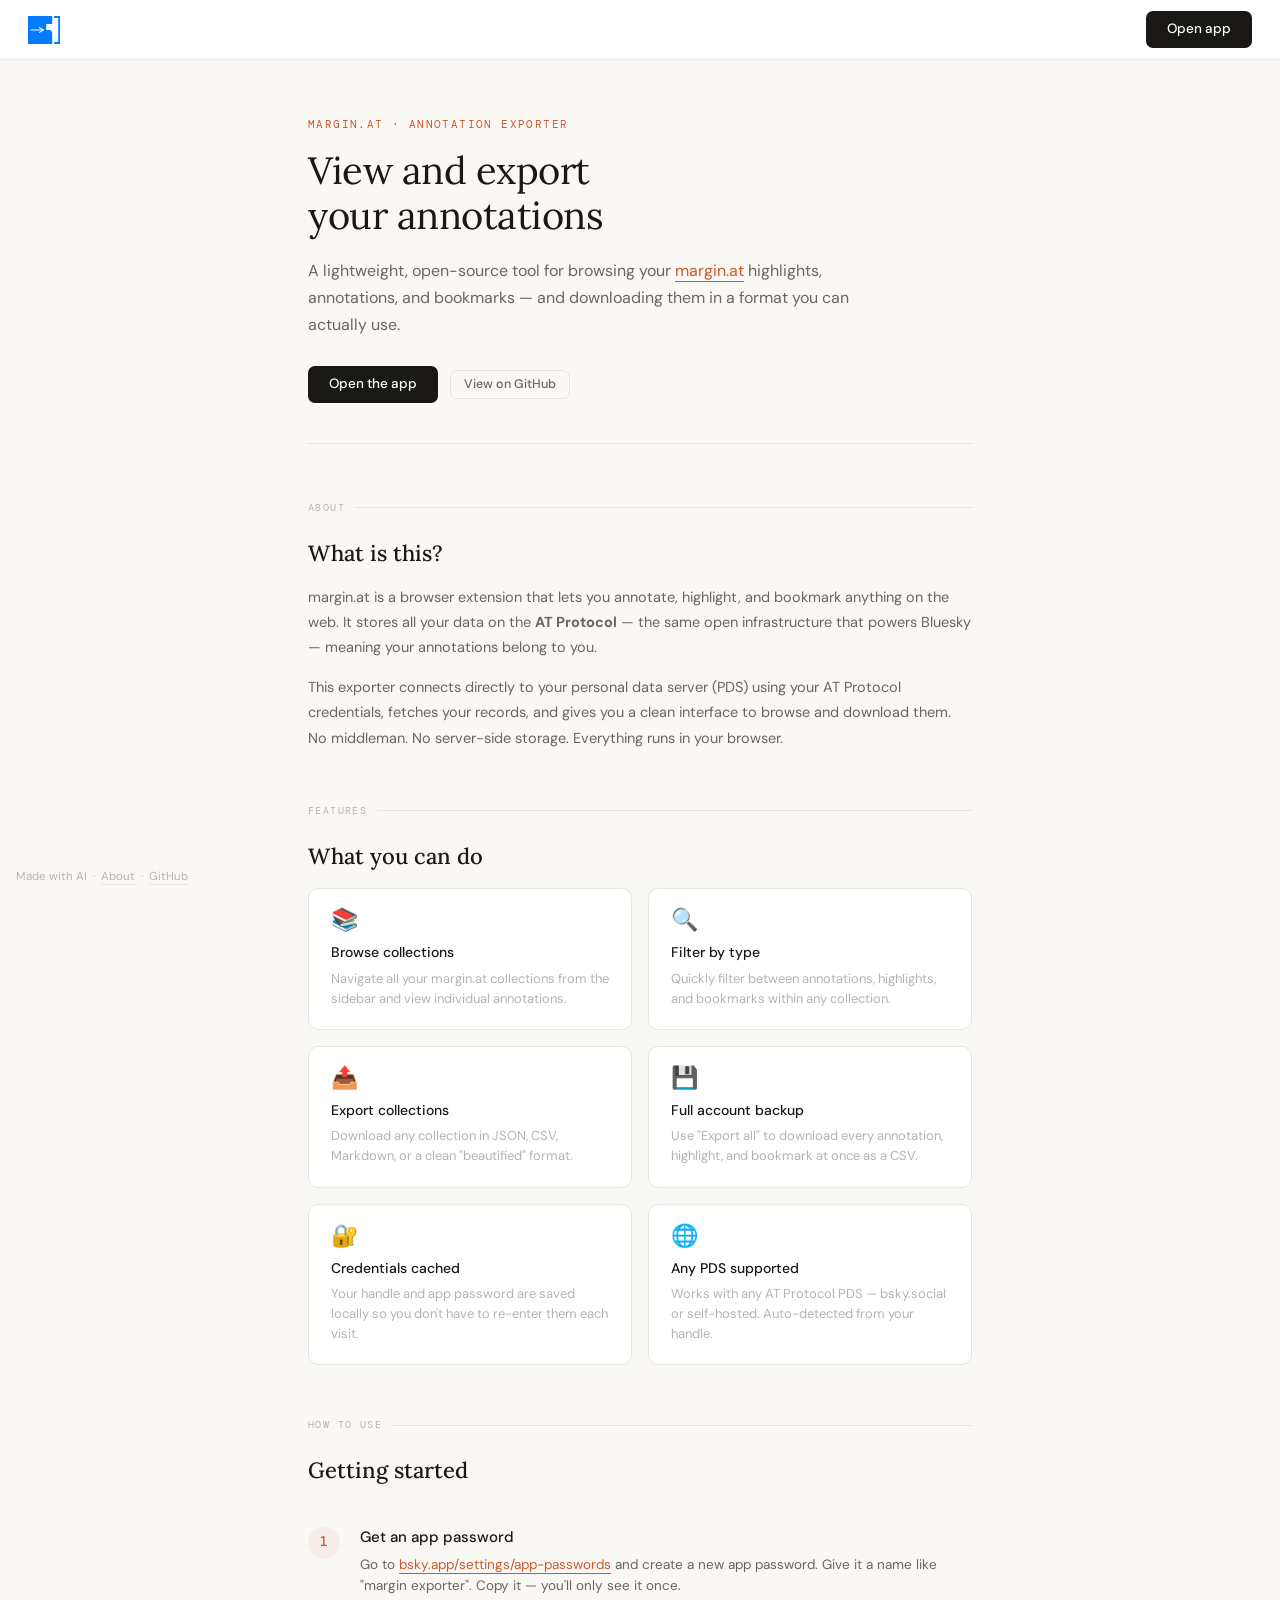
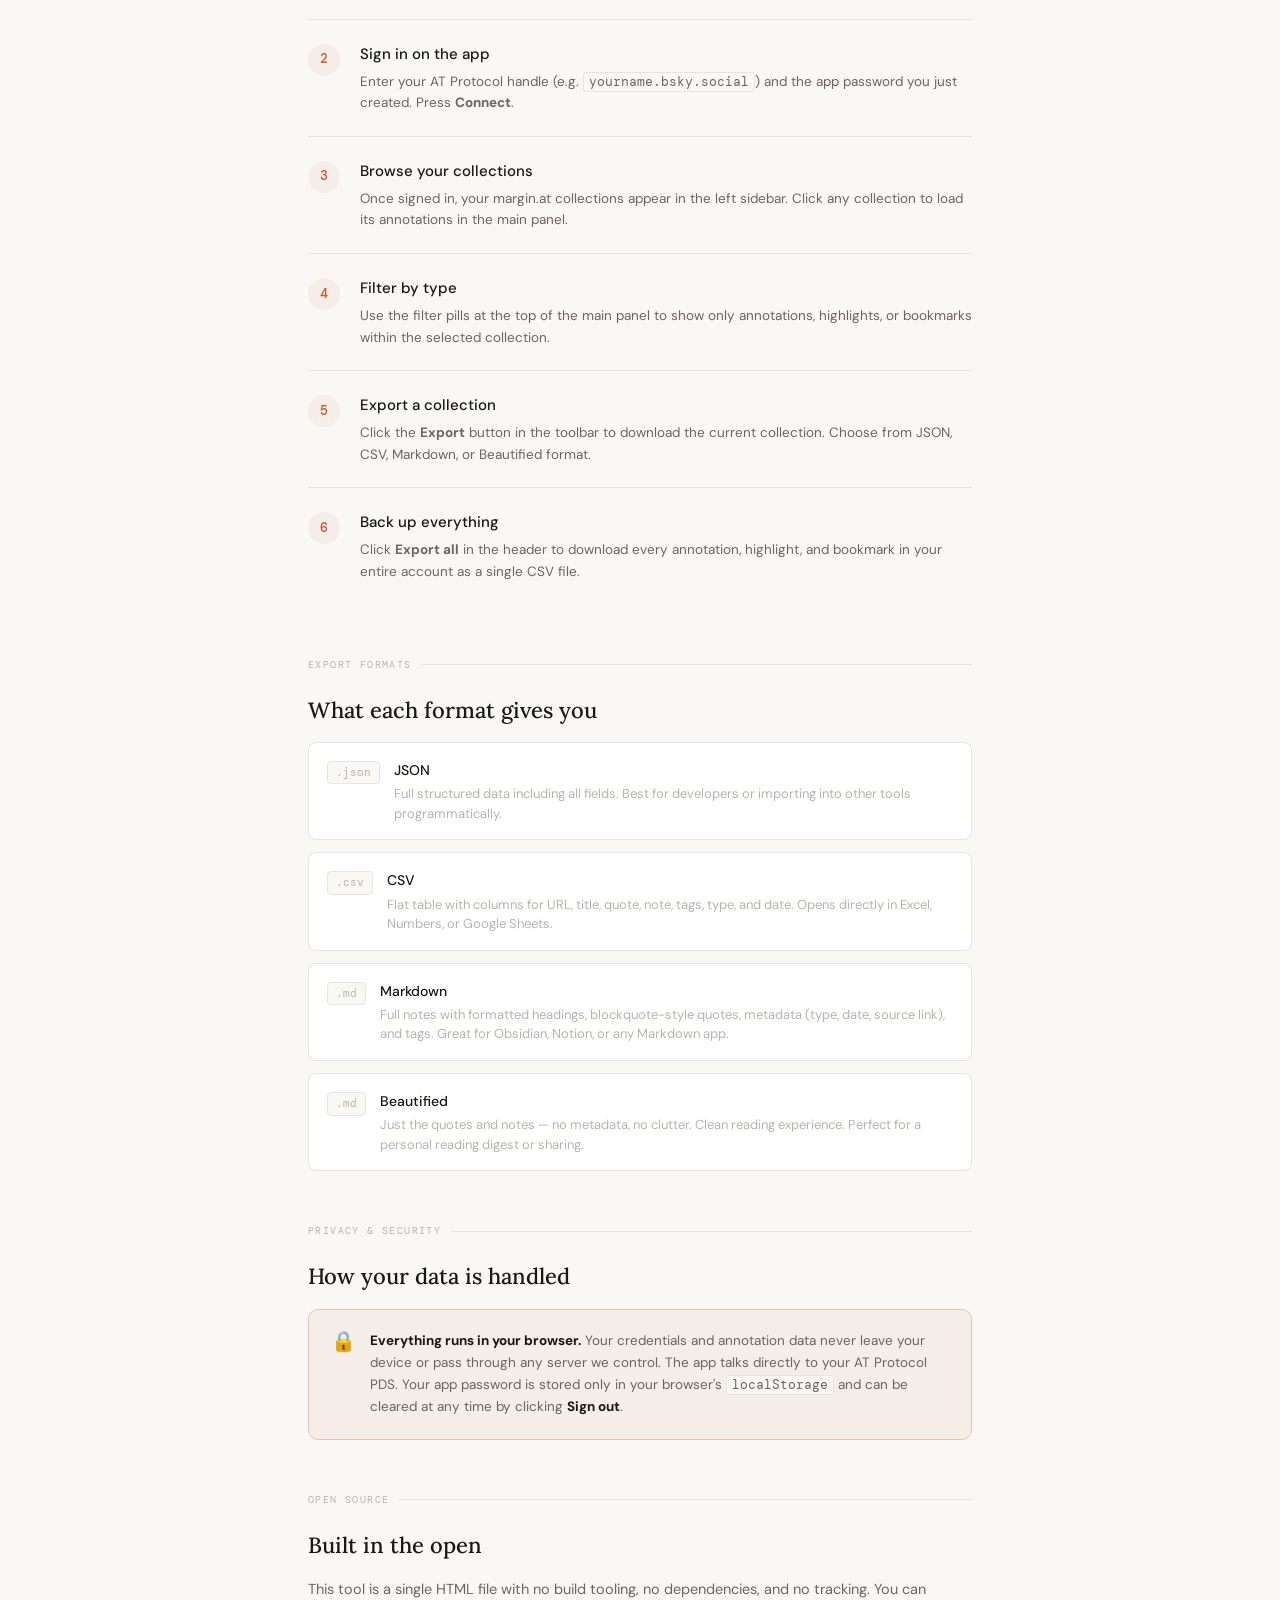
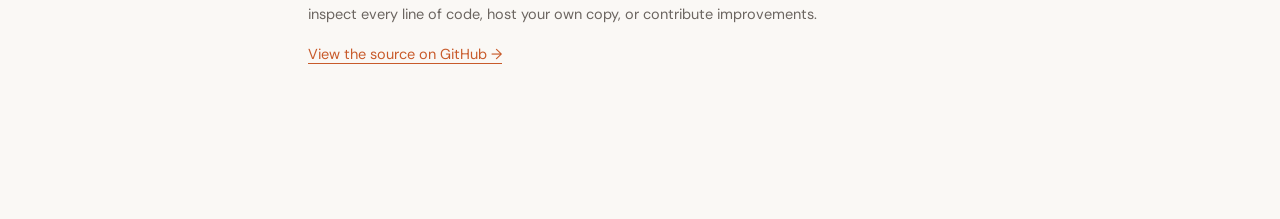
<file: about.html>
<!DOCTYPE html>
<html lang="en" class="about-layout">
<head>
<meta charset="UTF-8" />
<meta name="viewport" content="width=device-width, initial-scale=1.0" />
<title>margin.at Exporter — About & How to Use</title>
<link rel="icon" href="favicon.svg" type="image/svg+xml" />
<link rel="preconnect" href="https://fonts.googleapis.com" />
<link href="https://fonts.googleapis.com/css2?family=Lora:ital,wght@0,400;0,500;1,400&family=DM+Mono:wght@400;500&family=DM+Sans:wght@300;400;500&display=swap" rel="stylesheet" />
<link rel="stylesheet" href="styles.css" />
</head>
<body>

<header>
  <a class="logo" href="index.html">
    <svg height="28" viewBox="0 0 1100 959" xmlns="http://www.w3.org/2000/svg" style="fill-rule:evenodd;clip-rule:evenodd;stroke-linejoin:round;stroke-miterlimit:2;flex-shrink:0">
      <path d="M0,958.333l0,-958.333l829.167,0l0,273.815l-206.25,0l0,206.252l137.5,0l68.75,68.75l0,409.517l-829.167,0Zm471.132,-462.5l-90.47,52.233c-7.966,4.599 -10.7,14.801 -6.1,22.767c4.599,7.966 14.801,10.7 22.767,6.1l144.338,-83.333c2.535,-1.465 4.636,-3.566 6.1,-6.1c1.463,-2.536 2.232,-5.406 2.233,-8.333c-0.001,-2.928 -0.77,-5.797 -2.233,-8.333c-1.465,-2.535 -3.566,-4.636 -6.1,-6.1l-144.338,-83.333c-7.966,-4.599 -18.168,-1.866 -22.767,6.1c-4.599,7.966 -1.866,18.168 6.1,22.767l90.47,52.233l-375.299,0c-9.199,-0 -16.667,7.468 -16.667,16.667c-0,9.199 7.468,16.667 16.667,16.667l375.299,0Z" style="fill:#027bff;"/>
      <path d="M895.833,892.6l0,65.733l206.25,0l0,-958.333l-206.25,0l0,67.601l139.583,0l0,824.999l-139.583,0Z" style="fill:#027bff;fill-rule:nonzero;"/>
    </svg>
  </a>
  <div class="header-right">
    <a class="btn btn-primary" href="index.html">Open app</a>
  </div>
</header>

<div class="page">

  <div class="hero">
    <div class="hero-eyebrow">margin.at &middot; Annotation Exporter</div>
    <h1>View and export<br>your annotations</h1>
    <p class="hero-lead">
      A lightweight, open-source tool for browsing your <a href="https://margin.at" target="_blank">margin.at</a> highlights, annotations, and bookmarks &mdash; and downloading them in a format you can actually use.
    </p>
    <div class="hero-cta">
      <a class="btn btn-primary" href="index.html">Open the app</a>
      <a class="btn btn-ghost" href="https://github.com/AgileBuckle/margin-exporter" target="_blank">View on GitHub</a>
    </div>
  </div>

  <section>
    <div class="section-label">About</div>
    <h2>What is this?</h2>
    <p>margin.at is a browser extension that lets you annotate, highlight, and bookmark anything on the web. It stores all your data on the <strong>AT Protocol</strong> &mdash; the same open infrastructure that powers Bluesky &mdash; meaning your annotations belong to you.</p>
    <p>This exporter connects directly to your personal data server (PDS) using your AT Protocol credentials, fetches your records, and gives you a clean interface to browse and download them. No middleman. No server-side storage. Everything runs in your browser.</p>
  </section>

  <section>
    <div class="section-label">Features</div>
    <h2>What you can do</h2>
    <div class="features">
      <div class="feature-card">
        <div class="feature-icon">📚</div>
        <h3>Browse collections</h3>
        <p>Navigate all your margin.at collections from the sidebar and view individual annotations.</p>
      </div>
      <div class="feature-card">
        <div class="feature-icon">🔍</div>
        <h3>Filter by type</h3>
        <p>Quickly filter between annotations, highlights, and bookmarks within any collection.</p>
      </div>
      <div class="feature-card">
        <div class="feature-icon">📤</div>
        <h3>Export collections</h3>
        <p>Download any collection in JSON, CSV, Markdown, or a clean "beautified" format.</p>
      </div>
      <div class="feature-card">
        <div class="feature-icon">💾</div>
        <h3>Full account backup</h3>
        <p>Use "Export all" to download every annotation, highlight, and bookmark at once as a CSV.</p>
      </div>
      <div class="feature-card">
        <div class="feature-icon">🔐</div>
        <h3>Credentials cached</h3>
        <p>Your handle and app password are saved locally so you don't have to re-enter them each visit.</p>
      </div>
      <div class="feature-card">
        <div class="feature-icon">🌐</div>
        <h3>Any PDS supported</h3>
        <p>Works with any AT Protocol PDS &mdash; bsky.social or self-hosted. Auto-detected from your handle.</p>
      </div>
    </div>
  </section>

  <section>
    <div class="section-label">How to use</div>
    <h2>Getting started</h2>
    <div class="steps">
      <div class="step">
        <div class="step-num">1</div>
        <div class="step-body">
          <h3>Get an app password</h3>
          <p>Go to <a href="https://bsky.app/settings/app-passwords" target="_blank">bsky.app/settings/app-passwords</a> and create a new app password. Give it a name like "margin exporter". Copy it &mdash; you'll only see it once.</p>
        </div>
      </div>
      <div class="step">
        <div class="step-num">2</div>
        <div class="step-body">
          <h3>Sign in on the app</h3>
          <p>Enter your AT Protocol handle (e.g. <code>yourname.bsky.social</code>) and the app password you just created. Press <strong>Connect</strong>.</p>
        </div>
      </div>
      <div class="step">
        <div class="step-num">3</div>
        <div class="step-body">
          <h3>Browse your collections</h3>
          <p>Once signed in, your margin.at collections appear in the left sidebar. Click any collection to load its annotations in the main panel.</p>
        </div>
      </div>
      <div class="step">
        <div class="step-num">4</div>
        <div class="step-body">
          <h3>Filter by type</h3>
          <p>Use the filter pills at the top of the main panel to show only annotations, highlights, or bookmarks within the selected collection.</p>
        </div>
      </div>
      <div class="step">
        <div class="step-num">5</div>
        <div class="step-body">
          <h3>Export a collection</h3>
          <p>Click the <strong>Export</strong> button in the toolbar to download the current collection. Choose from JSON, CSV, Markdown, or Beautified format.</p>
        </div>
      </div>
      <div class="step">
        <div class="step-num">6</div>
        <div class="step-body">
          <h3>Back up everything</h3>
          <p>Click <strong>Export all</strong> in the header to download every annotation, highlight, and bookmark in your entire account as a single CSV file.</p>
        </div>
      </div>
    </div>
  </section>

  <section>
    <div class="section-label">Export formats</div>
    <h2>What each format gives you</h2>
    <div class="format-list">
      <div class="format-row">
        <span class="format-ext">.json</span>
        <div>
          <div class="format-name">JSON</div>
          <div class="format-desc">Full structured data including all fields. Best for developers or importing into other tools programmatically.</div>
        </div>
      </div>
      <div class="format-row">
        <span class="format-ext">.csv</span>
        <div>
          <div class="format-name">CSV</div>
          <div class="format-desc">Flat table with columns for URL, title, quote, note, tags, type, and date. Opens directly in Excel, Numbers, or Google Sheets.</div>
        </div>
      </div>
      <div class="format-row">
        <span class="format-ext">.md</span>
        <div>
          <div class="format-name">Markdown</div>
          <div class="format-desc">Full notes with formatted headings, blockquote-style quotes, metadata (type, date, source link), and tags. Great for Obsidian, Notion, or any Markdown app.</div>
        </div>
      </div>
      <div class="format-row">
        <span class="format-ext">.md</span>
        <div>
          <div class="format-name">Beautified</div>
          <div class="format-desc">Just the quotes and notes &mdash; no metadata, no clutter. Clean reading experience. Perfect for a personal reading digest or sharing.</div>
        </div>
      </div>
    </div>
  </section>

  <section>
    <div class="section-label">Privacy &amp; security</div>
    <h2>How your data is handled</h2>
    <div class="privacy-box">
      <div class="privacy-icon">🔒</div>
      <p><strong>Everything runs in your browser.</strong> Your credentials and annotation data never leave your device or pass through any server we control. The app talks directly to your AT Protocol PDS. Your app password is stored only in your browser's <code>localStorage</code> and can be cleared at any time by clicking <strong>Sign out</strong>.</p>
    </div>
  </section>

  <section>
    <div class="section-label">Open source</div>
    <h2>Built in the open</h2>
    <p>This tool is a single HTML file with no build tooling, no dependencies, and no tracking. You can inspect every line of code, host your own copy, or contribute improvements.</p>
    <p><a href="https://github.com/AgileBuckle/margin-exporter" target="_blank">View the source on GitHub &rarr;</a></p>
  </section>

</div>

<div class="fixed-attribution">Made with AI &nbsp;&#183;&nbsp; <a href="about.html">About</a> &nbsp;&#183;&nbsp; <a href="https://github.com/AgileBuckle/margin-exporter" target="_blank">GitHub</a></div>

</body>
</html>
</file>
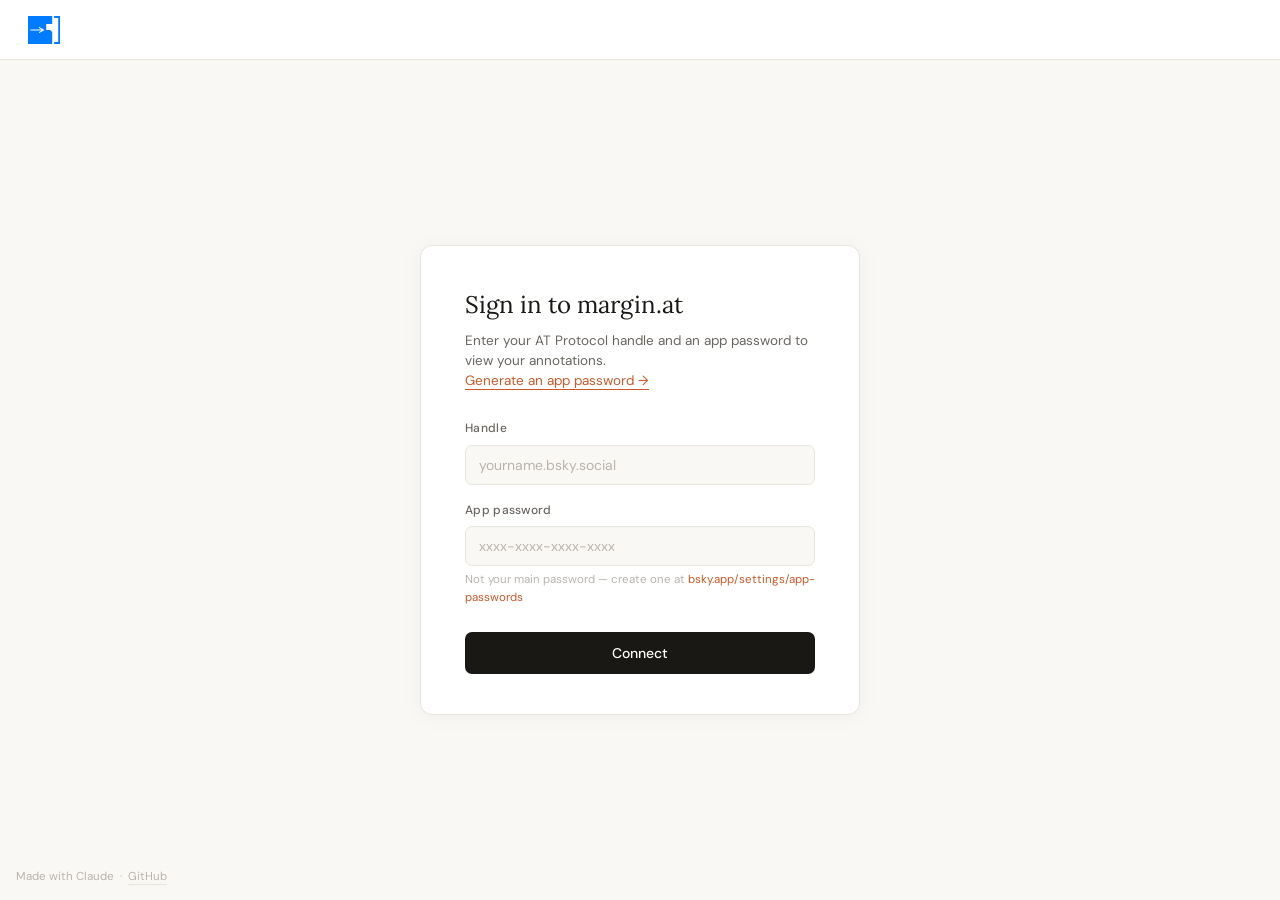
<file: margin export.html>
<!DOCTYPE html>
<html lang="en">
<head>
<meta charset="UTF-8" />
<meta name="viewport" content="width=device-width, initial-scale=1.0" />
<title>margin.at — Annotation Viewer</title>
<link rel="icon" type="image/svg+xml" href="favicon.svg" />
<link rel="preconnect" href="https://fonts.googleapis.com" />
<link href="https://fonts.googleapis.com/css2?family=Lora:ital,wght@0,400;0,500;1,400&family=DM+Mono:wght@400;500&family=DM+Sans:wght@300;400;500&display=swap" rel="stylesheet" />
<style>
  *, *::before, *::after { box-sizing: border-box; margin: 0; padding: 0; }

  :root {
    --cream: #faf8f5;
    --white: #ffffff;
    --ink: #1a1814;
    --ink-light: #6b6560;
    --ink-faint: #b8b3ad;
    --rule: #e8e4de;
    --accent: #c85a2a;
    --accent-light: #f5ede7;
    --success: #2a7a4b;
    --error: #b83a2a;
    --sidebar-w: 260px;
    --header-h: 60px;
  }

  html, body { height: 100%; background: var(--cream); color: var(--ink); font-family: 'DM Sans', sans-serif; font-size: 15px; line-height: 1.6; -webkit-font-smoothing: antialiased; }
  #app { display: flex; flex-direction: column; height: 100vh; }
  header { height: var(--header-h); background: var(--white); border-bottom: 1px solid var(--rule); display: flex; align-items: center; justify-content: space-between; padding: 0 28px; flex-shrink: 0; position: sticky; top: 0; z-index: 100; }
  .logo { font-family: 'Lora', serif; font-size: 18px; font-weight: 500; letter-spacing: -0.3px; color: var(--ink); display: flex; align-items: center; gap: 8px; }
  .logo-dot { width: 7px; height: 7px; background: var(--accent); border-radius: 50%; display: inline-block; }
  .header-right { display: flex; align-items: center; gap: 12px; }
  #auth-badge { font-size: 12px; color: var(--ink-light); font-family: 'DM Mono', monospace; display: none; }
  .body-wrap { display: flex; flex: 1; overflow: hidden; }

  aside { width: var(--sidebar-w); border-right: 1px solid var(--rule); background: var(--white); display: flex; flex-direction: column; flex-shrink: 0; overflow-y: auto; }
  .sidebar-section { padding: 20px 16px 12px; border-bottom: 1px solid var(--rule); }
  .sidebar-label { font-size: 10px; font-weight: 500; letter-spacing: 1.2px; text-transform: uppercase; color: var(--ink-faint); margin-bottom: 10px; }
  .collection-list { list-style: none; }
  .collection-item { display: flex; align-items: center; justify-content: space-between; padding: 8px 10px; border-radius: 6px; cursor: pointer; transition: background 0.12s; gap: 8px; }
  .collection-item:hover { background: var(--cream); }
  .collection-item.active { background: var(--accent-light); }
  .collection-item.active .coll-name { color: var(--accent); font-weight: 500; }
  .coll-name { font-size: 13.5px; color: var(--ink); white-space: nowrap; overflow: hidden; text-overflow: ellipsis; flex: 1; }
  .coll-count { font-family: 'DM Mono', monospace; font-size: 11px; color: var(--ink-faint); background: var(--cream); padding: 1px 6px; border-radius: 10px; flex-shrink: 0; }
  .sidebar-empty { padding: 12px 10px; font-size: 13px; color: var(--ink-faint); font-style: italic; }

  main { flex: 1; overflow-y: auto; display: flex; flex-direction: column; }

  #login-screen { flex: 1; display: flex; align-items: center; justify-content: center; padding: 40px 20px; }
  .login-card { background: var(--white); border: 1px solid var(--rule); border-radius: 12px; padding: 40px 44px; width: 100%; max-width: 440px; box-shadow: 0 2px 24px rgba(0,0,0,0.04); }
  .login-card h2 { font-family: 'Lora', serif; font-size: 24px; font-weight: 400; margin-bottom: 6px; }
  .login-card p { font-size: 13.5px; color: var(--ink-light); margin-bottom: 28px; line-height: 1.5; }
  .login-card p a { color: var(--accent); text-decoration: none; border-bottom: 1px solid currentColor; }
  .field { margin-bottom: 16px; }
  label { display: block; font-size: 12px; font-weight: 500; color: var(--ink-light); letter-spacing: 0.3px; margin-bottom: 6px; }
  input[type="text"], input[type="password"] { width: 100%; padding: 10px 13px; border: 1px solid var(--rule); border-radius: 7px; background: var(--cream); font-family: 'DM Sans', sans-serif; font-size: 14px; color: var(--ink); outline: none; transition: border-color 0.15s; }
  input[type="text"]:focus, input[type="password"]:focus { border-color: var(--accent); background: var(--white); }
  input::placeholder { color: var(--ink-faint); }
  .hint { font-size: 11.5px; color: var(--ink-faint); margin-top: 5px; }
  .hint a { color: var(--accent); text-decoration: none; }

  .btn { display: inline-flex; align-items: center; gap: 6px; padding: 9px 18px; border-radius: 7px; font-family: 'DM Sans', sans-serif; font-size: 13.5px; font-weight: 500; cursor: pointer; border: 1px solid transparent; transition: all 0.14s; outline: none; }
  .btn-primary { background: var(--ink); color: var(--white); width: 100%; justify-content: center; margin-top: 8px; padding: 11px; font-size: 14px; }
  .btn-primary:hover { background: #2e2b27; }
  .btn-primary:disabled { opacity: 0.45; cursor: default; }
  .btn-ghost { background: none; color: var(--ink-light); border-color: var(--rule); font-size: 12.5px; padding: 6px 13px; }
  .btn-ghost:hover { background: var(--cream); color: var(--ink); }

  .toolbar { display: flex; align-items: center; justify-content: space-between; padding: 16px 28px; border-bottom: 1px solid var(--rule); background: var(--white); flex-shrink: 0; gap: 12px; flex-wrap: wrap; }
  .toolbar-left { display: flex; flex-direction: column; gap: 2px; }
  .toolbar-title { font-family: 'Lora', serif; font-size: 18px; font-weight: 500; }
  .toolbar-meta { font-size: 12px; color: var(--ink-faint); font-family: 'DM Mono', monospace; }
  .toolbar-right { display: flex; gap: 8px; align-items: center; }

  .filter-bar { padding: 12px 28px; border-bottom: 1px solid var(--rule); display: flex; gap: 8px; align-items: center; flex-wrap: wrap; }
  .type-pill { padding: 4px 11px; border-radius: 20px; font-size: 12px; font-weight: 500; cursor: pointer; border: 1px solid var(--rule); background: none; color: var(--ink-light); font-family: 'DM Sans', sans-serif; transition: all 0.12s; }
  .type-pill:hover { border-color: var(--ink-faint); color: var(--ink); }
  .type-pill.active { background: var(--ink); color: var(--white); border-color: var(--ink); }

  .annotations-wrap { padding: 24px 28px; display: flex; flex-direction: column; gap: 16px; }
  .annotation-card { background: var(--white); border: 1px solid var(--rule); border-radius: 10px; padding: 20px 24px; transition: box-shadow 0.15s, border-color 0.15s; animation: fadeUp 0.2s ease both; }
  .annotation-card:hover { box-shadow: 0 3px 16px rgba(0,0,0,0.06); border-color: #d8d4ce; }
  @keyframes fadeUp { from { opacity: 0; transform: translateY(6px); } to { opacity: 1; transform: translateY(0); } }
  .card-header { display: flex; align-items: flex-start; justify-content: space-between; gap: 12px; margin-bottom: 10px; }
  .card-title { font-size: 14px; font-weight: 500; color: var(--ink); white-space: nowrap; overflow: hidden; text-overflow: ellipsis; flex: 1; }
  .card-url { font-size: 11.5px; color: var(--ink-faint); font-family: 'DM Mono', monospace; white-space: nowrap; overflow: hidden; text-overflow: ellipsis; margin-bottom: 10px; }
  .card-url a { color: inherit; text-decoration: none; }
  .card-url a:hover { color: var(--accent); }
  .card-quote { font-family: 'Lora', serif; font-style: italic; font-size: 14.5px; color: var(--ink); line-height: 1.65; border-left: 2px solid var(--accent); padding-left: 14px; margin: 10px 0; opacity: 0.85; }
  .card-note { font-size: 14px; color: var(--ink-light); line-height: 1.6; margin: 8px 0; }
  .card-footer { display: flex; align-items: center; gap: 10px; margin-top: 12px; flex-wrap: wrap; }
  .type-badge { font-size: 10px; font-weight: 500; letter-spacing: 0.8px; text-transform: uppercase; padding: 2px 8px; border-radius: 4px; font-family: 'DM Mono', monospace; }
  .type-badge.annotation { background: #eaf0fb; color: #2a5ab8; }
  .type-badge.highlight  { background: #fdf6e3; color: #8a6914; }
  .type-badge.bookmark   { background: var(--accent-light); color: var(--accent); }
  .type-badge.reply      { background: #edf7f0; color: var(--success); }
  .card-date { font-size: 11.5px; color: var(--ink-faint); font-family: 'DM Mono', monospace; margin-left: auto; }
  .tags-wrap { display: flex; gap: 5px; flex-wrap: wrap; }
  .tag { font-size: 11px; color: var(--ink-light); background: var(--cream); border: 1px solid var(--rule); padding: 1px 8px; border-radius: 10px; }

  .state-box { flex: 1; display: flex; flex-direction: column; align-items: center; justify-content: center; gap: 10px; color: var(--ink-faint); padding: 60px 20px; text-align: center; }
  .state-icon { font-size: 36px; line-height: 1; }
  .state-title { font-size: 16px; color: var(--ink-light); font-weight: 500; }
  .state-sub { font-size: 13px; max-width: 300px; line-height: 1.5; }
  .state-error { color: var(--error); }
  .spinner { width: 26px; height: 26px; border: 2.5px solid var(--rule); border-top-color: var(--accent); border-radius: 50%; animation: spin 0.75s linear infinite; }
  @keyframes spin { to { transform: rotate(360deg); } }

  #toast { position: fixed; bottom: 24px; right: 24px; background: var(--ink); color: var(--white); font-size: 13px; padding: 10px 18px; border-radius: 8px; opacity: 0; pointer-events: none; transform: translateY(6px); transition: all 0.2s; z-index: 999; max-width: 320px; }
  #toast.show { opacity: 1; transform: translateY(0); }
  #toast.error { background: var(--error); }

  .modal-overlay { position: fixed; inset: 0; background: rgba(0,0,0,0.25); display: flex; align-items: center; justify-content: center; z-index: 200; opacity: 0; pointer-events: none; transition: opacity 0.15s; }
  .modal-overlay.open { opacity: 1; pointer-events: all; }
  .modal { background: var(--white); border-radius: 12px; padding: 32px 36px; width: 360px; box-shadow: 0 8px 40px rgba(0,0,0,0.12); transform: translateY(8px); transition: transform 0.15s; }
  .modal-overlay.open .modal { transform: translateY(0); }
  .modal h3 { font-family: 'Lora', serif; font-size: 20px; font-weight: 400; margin-bottom: 6px; }
  .modal p { font-size: 13px; color: var(--ink-light); margin-bottom: 22px; }
  .export-options { display: flex; flex-direction: column; gap: 10px; }
  .export-btn { display: flex; align-items: center; justify-content: space-between; padding: 14px 16px; border: 1px solid var(--rule); border-radius: 8px; cursor: pointer; background: none; font-family: 'DM Sans', sans-serif; transition: all 0.12s; text-align: left; width: 100%; }
  .export-btn:hover { background: var(--cream); border-color: #d0cbc4; }
  .export-btn-info .name { font-size: 14px; font-weight: 500; color: var(--ink); }
  .export-btn-info .desc { font-size: 12px; color: var(--ink-faint); }
  .export-ext { font-family: 'DM Mono', monospace; font-size: 12px; color: var(--ink-faint); }
  .modal-footer { margin-top: 16px; display: flex; justify-content: flex-end; }

  .fixed-attribution { position: fixed; bottom: 14px; left: 16px; font-size: 11.5px; color: var(--ink-faint); z-index: 50; }
  .fixed-attribution a { color: var(--ink-faint); text-decoration: none; border-bottom: 1px solid var(--rule); transition: color 0.12s; }
  .fixed-attribution a:hover { color: var(--ink-light); }
  ::-webkit-scrollbar { width: 5px; }
  ::-webkit-scrollbar-track { background: transparent; }
  ::-webkit-scrollbar-thumb { background: var(--rule); border-radius: 10px; }
  @media (max-width: 640px) {
    aside { width: 200px; }
    .toolbar, .filter-bar, .annotations-wrap { padding-left: 16px; padding-right: 16px; }
  }
</style>
</head>
<body>

<div id="app">
  <header>
    <div class="logo">
      <svg height="28" viewBox="0 0 1100 959" xmlns="http://www.w3.org/2000/svg" style="fill-rule:evenodd;clip-rule:evenodd;stroke-linejoin:round;stroke-miterlimit:2;flex-shrink:0">
        <path d="M0,958.333l0,-958.333l829.167,0l0,273.815l-206.25,0l0,206.252l137.5,0l68.75,68.75l0,409.517l-829.167,0Zm471.132,-462.5l-90.47,52.233c-7.966,4.599 -10.7,14.801 -6.1,22.767c4.599,7.966 14.801,10.7 22.767,6.1l144.338,-83.333c2.535,-1.465 4.636,-3.566 6.1,-6.1c1.463,-2.536 2.232,-5.406 2.233,-8.333c-0.001,-2.928 -0.77,-5.797 -2.233,-8.333c-1.465,-2.535 -3.566,-4.636 -6.1,-6.1l-144.338,-83.333c-7.966,-4.599 -18.168,-1.866 -22.767,6.1c-4.599,7.966 -1.866,18.168 6.1,22.767l90.47,52.233l-375.299,0c-9.199,-0 -16.667,7.468 -16.667,16.667c-0,9.199 7.468,16.667 16.667,16.667l375.299,0Z" style="fill:#027bff;"/>
        <path d="M895.833,892.6l0,65.733l206.25,0l0,-958.333l-206.25,0l0,67.601l139.583,0l0,824.999l-139.583,0Z" style="fill:#027bff;fill-rule:nonzero;"/>
      </svg>
    </div>
    <div class="header-right">
      <span id="auth-badge"></span>
      <button class="btn btn-ghost" id="backup-btn" style="display:none" onclick="exportAllAccount()">Export all</button>
      <button class="btn btn-ghost" id="logout-btn" style="display:none" onclick="logout()">Sign out</button>
    </div>
  </header>

  <div class="body-wrap">

    <div id="login-screen" style="width:100%">
      <div class="login-card">
        <h2>Sign in to margin.at</h2>
        <p>Enter your AT Protocol handle and an app password to view your annotations.<br>
           <a href="https://bsky.app/settings/app-passwords" target="_blank">Generate an app password &#8594;</a>
        </p>
        <div class="field">
          <label>Handle</label>
          <input type="text" id="handle-input" placeholder="yourname.bsky.social" autocomplete="username" />
        </div>
        <div class="field">
          <label>App password</label>
          <input type="password" id="password-input" placeholder="xxxx-xxxx-xxxx-xxxx" autocomplete="current-password" />
          <div class="hint">Not your main password &#8212; create one at <a href="https://bsky.app/settings/app-passwords" target="_blank">bsky.app/settings/app-passwords</a></div>
        </div>
        <button class="btn btn-primary" id="login-btn" onclick="login()">Connect</button>
        <div id="login-error" style="font-size:13px;color:var(--error);margin-top:12px;display:none"></div>
      </div>
    </div>

    <aside id="sidebar" style="display:none">
      <div class="sidebar-section">
        <div class="sidebar-label">Collections</div>
        <ul class="collection-list" id="collection-list">
          <li class="sidebar-empty">Loading&#8230;</li>
        </ul>
      </div>
    </aside>

    <main id="main-panel" style="display:none"></main>

  </div>
</div>

<div class="modal-overlay" id="backup-modal">
  <div class="modal" style="text-align:center">
    <h3>Exporting all annotations</h3>
    <p id="backup-status" style="margin-bottom:8px">Fetching records&#8230;</p>
    <div style="width:100%;height:4px;background:var(--rule);border-radius:2px;overflow:hidden;margin-bottom:0">
      <div id="backup-progress-bar" style="height:100%;width:0%;background:var(--accent);border-radius:2px;transition:width 0.2s"></div>
    </div>
  </div>
</div>

<div class="modal-overlay" id="export-modal">
  <div class="modal">
    <h3>Export annotations</h3>
    <p id="export-modal-desc">Choose a format to download your annotations.</p>
    <div class="export-options">
      <button class="export-btn" onclick="doExport('json')">
        <div class="export-btn-info"><div class="name">JSON</div><div class="desc">Full data, great for developers</div></div>
        <span class="export-ext">.json</span>
      </button>
      <button class="export-btn" onclick="doExport('csv')">
        <div class="export-btn-info"><div class="name">CSV</div><div class="desc">Spreadsheet-friendly, flat table</div></div>
        <span class="export-ext">.csv</span>
      </button>
      <button class="export-btn" onclick="doExport('md')">
        <div class="export-btn-info"><div class="name">Markdown</div><div class="desc">Full notes with metadata and quote formatting</div></div>
        <span class="export-ext">.md</span>
      </button>
      <button class="export-btn" onclick="doExport('clean')">
        <div class="export-btn-info"><div class="name">Beautified</div><div class="desc">Just the quotes and notes, nothing else</div></div>
        <span class="export-ext">.md</span>
      </button>
    </div>
    <div class="modal-footer">
      <button class="btn btn-ghost" onclick="closeExportModal()">Cancel</button>
    </div>
  </div>
</div>

<div id="toast"></div>

<script>
var session           = null;
var pdsBase           = 'https://bsky.social';
var allCollections    = [];
var activeCollection  = null;
var activeAnnotations = [];
var activeFilter      = 'all';

var NSID = {
  collection:     'at.margin.collection',
  collectionItem: 'at.margin.collectionItem',
  annotation:     'at.margin.annotation',
  highlight:      'at.margin.highlight',
  bookmark:       'at.margin.bookmark',
  reply:          'at.margin.reply'
};

var STORAGE_KEY = 'margin_at_creds';

function saveCreds(handle, password) {
  try { localStorage.setItem(STORAGE_KEY, JSON.stringify({ handle: handle, password: password })); } catch(e) {}
}
function loadCreds() {
  try { var raw = localStorage.getItem(STORAGE_KEY); return raw ? JSON.parse(raw) : null; } catch(e) { return null; }
}
function clearCreds() {
  try { localStorage.removeItem(STORAGE_KEY); } catch(e) {}
}

(function prefill() {
  var c = loadCreds();
  if (!c) return;
  document.getElementById('handle-input').value   = c.handle   || '';
  document.getElementById('password-input').value = c.password || '';
})();

async function atRequest(path, params, method, body) {
  params = params || {};
  method = method || 'GET';
  var url = new URL(pdsBase + '/xrpc/' + path);
  Object.keys(params).forEach(function(k) { url.searchParams.set(k, params[k]); });
  var opts = { method: method, headers: { 'Content-Type': 'application/json' } };
  if (session) opts.headers['Authorization'] = 'Bearer ' + session.accessJwt;
  if (body) opts.body = JSON.stringify(body);
  var resp = await fetch(url.toString(), opts);
  if (!resp.ok) {
    var err = await resp.json().catch(function() { return {}; });
    throw new Error(err.message || err.error || 'HTTP ' + resp.status);
  }
  return resp.json();
}

async function listRecordsAll(did, collection) {
  var records = [];
  var cursor = null;
  while (true) {
    var params = { repo: did, collection: collection, limit: 100 };
    if (cursor) params.cursor = cursor;
    var data = await atRequest('com.atproto.repo.listRecords', params);
    var batch = data.records || [];
    records = records.concat(batch);
    cursor = data.cursor || null;
    if (!cursor || !batch.length) break;
  }
  return records;
}

async function getRecord(did, collection, rkey) {
  return atRequest('com.atproto.repo.getRecord', { repo: did, collection: collection, rkey: rkey });
}

function parseAtUri(uri) {
  var parts = uri.replace('at://', '').split('/');
  return { did: parts[0], collection: parts[1], rkey: parts[2] };
}

function uriFrom(field) {
  if (!field) return null;
  if (typeof field === 'string') return field;
  if (typeof field === 'object' && field.uri) return field.uri;
  return null;
}

async function resolvePds(handle) {
  var did = null;
  try {
    var r = await fetch('https://' + handle + '/.well-known/atproto-did');
    if (r.ok) did = (await r.text()).trim();
  } catch(e) {}

  if (!did) {
    var r2 = await fetch('https://bsky.social/xrpc/com.atproto.identity.resolveHandle?handle=' + encodeURIComponent(handle));
    if (!r2.ok) throw new Error('Could not resolve handle "' + handle + '"');
    did = (await r2.json()).did;
  }

  var didDoc;
  if (did.startsWith('did:plc:')) {
    var r3 = await fetch('https://plc.directory/' + did);
    if (!r3.ok) throw new Error('Could not fetch DID document');
    didDoc = await r3.json();
  } else if (did.startsWith('did:web:')) {
    var domain = did.replace('did:web:', '');
    var r4 = await fetch('https://' + domain + '/.well-known/did.json');
    if (!r4.ok) throw new Error('Could not fetch DID document');
    didDoc = await r4.json();
  } else {
    throw new Error('Unsupported DID method: ' + did);
  }

  var svc = (didDoc.service || []).find(function(s) {
    return s.id === '#atproto_pds' || s.type === 'AtprotoPersonalDataServer';
  });
  if (!svc || !svc.serviceEndpoint) throw new Error('No PDS endpoint found for ' + did);
  return { did: did, pds: svc.serviceEndpoint.replace(/\/$/, '') };
}

async function login() {
  var handle   = document.getElementById('handle-input').value.trim();
  var password = document.getElementById('password-input').value.trim();

  if (!handle || !password) { showLoginError('Please enter your handle and app password.'); return; }

  var btn = document.getElementById('login-btn');
  btn.disabled = true;
  btn.textContent = 'Resolving identity\u2026';
  hideLoginError();

  try {
    var resolved = await resolvePds(handle);
    pdsBase = resolved.pds;
    btn.textContent = 'Connecting\u2026';
    session = await atRequest('com.atproto.server.createSession', {}, 'POST', { identifier: handle, password: password });
    saveCreds(handle, password);
    onLoggedIn();
  } catch(e) {
    showLoginError('Sign-in failed: ' + e.message);
    btn.disabled = false;
    btn.textContent = 'Connect';
  }
}

function onLoggedIn() {
  document.getElementById('login-screen').style.display    = 'none';
  document.getElementById('sidebar').style.display         = 'flex';
  document.getElementById('main-panel').style.display      = 'flex';
  document.getElementById('main-panel').style.flexDirection = 'column';
  document.getElementById('logout-btn').style.display      = '';
  document.getElementById('backup-btn').style.display       = '';
  var badge = document.getElementById('auth-badge');
  badge.textContent = session.handle;
  badge.style.display = '';
  renderMainEmpty('Select a collection from the sidebar.');
  loadCollections();
}

function logout() {
  clearCreds();
  session = null; allCollections = []; activeCollection = null; activeAnnotations = [];
  document.getElementById('login-screen').style.display  = '';
  document.getElementById('login-screen').style.width    = '100%';
  document.getElementById('sidebar').style.display       = 'none';
  document.getElementById('main-panel').style.display    = 'none';
  document.getElementById('logout-btn').style.display    = 'none';
  document.getElementById('backup-btn').style.display     = 'none';
  document.getElementById('auth-badge').style.display    = 'none';
  document.getElementById('handle-input').value          = '';
  document.getElementById('password-input').value        = '';
}

function showLoginError(msg) {
  var el = document.getElementById('login-error');
  el.textContent = msg;
  el.style.display = '';
}
function hideLoginError() {
  document.getElementById('login-error').style.display = 'none';
}

document.getElementById('handle-input').addEventListener('keydown',   function(e) { if (e.key === 'Enter') login(); });
document.getElementById('password-input').addEventListener('keydown', function(e) { if (e.key === 'Enter') login(); });

async function loadCollections() {
  var listEl = document.getElementById('collection-list');
  listEl.innerHTML = '<li class="sidebar-empty">Loading\u2026</li>';
  try {
    var records = await listRecordsAll(session.did, NSID.collection);
    allCollections = records;
    if (!records.length) {
      listEl.innerHTML = '<li class="sidebar-empty">No collections found.</li>';
      return;
    }
    listEl.innerHTML = '';
    records.forEach(function(rec) {
      var name = (rec.value && rec.value.name) || 'Untitled';
      var cid  = 'cnt' + rec.uri.replace(/[^a-zA-Z0-9]/g, '');
      var li   = document.createElement('li');
      li.className = 'collection-item';
      li.dataset.uri = rec.uri;
      li.innerHTML =
        '<span class="coll-name" title="' + escHtml(name) + '">' + escHtml(name) + '</span>' +
        '<span class="coll-count" id="' + cid + '">\u2014</span>';
      li.addEventListener('click', function() { selectCollection(rec); });
      listEl.appendChild(li);
    });
  } catch(e) {
    listEl.innerHTML = '<li class="sidebar-empty" style="color:var(--error)">Error: ' + escHtml(e.message) + '</li>';
  }
}

async function selectCollection(rec) {
  activeCollection = rec;
  activeFilter = 'all';
  document.querySelectorAll('.collection-item').forEach(function(el) {
    el.classList.toggle('active', el.dataset.uri === rec.uri);
  });
  var name = (rec.value && rec.value.name) || 'Untitled';
  renderLoading('Loading "' + name + '"\u2026');
  try {
    var annotations = await fetchAnnotationsForCollection(rec.uri);
    activeAnnotations = annotations;
    var cid = 'cnt' + rec.uri.replace(/[^a-zA-Z0-9]/g, '');
    var cntEl = document.getElementById(cid);
    if (cntEl) cntEl.textContent = annotations.length;
    renderAnnotations(annotations, name);
  } catch(e) {
    renderError(e.message);
  }
}

async function fetchAnnotationsForCollection(collectionUri) {
  var allItems = await listRecordsAll(session.did, NSID.collectionItem);
  var items = allItems.filter(function(item) {
    return uriFrom(item.value && item.value.collection) === collectionUri;
  });
  if (!items.length) return [];

  var results = await Promise.allSettled(items.map(async function(item) {
    var subjectUri = uriFrom(item.value && item.value.annotation);
    if (!subjectUri) return null;
    try {
      var p = parseAtUri(subjectUri);
      var rec = await getRecord(p.did, p.collection, p.rkey);
      rec._nsid    = p.collection;
      rec._itemUri = item.uri;
      return rec;
    } catch(e) {
      return null;
    }
  }));

  return results
    .filter(function(r) { return r.status === 'fulfilled' && r.value; })
    .map(function(r) { return r.value; });
}

function renderLoading(msg) {
  document.getElementById('main-panel').innerHTML =
    '<div class="state-box"><div class="spinner"></div><div class="state-title">' + escHtml(msg || 'Loading\u2026') + '</div></div>';
}

function renderMainEmpty(msg) {
  document.getElementById('main-panel').innerHTML =
    '<div class="state-box"><div class="state-icon">&#128214;</div><div class="state-title">No collection selected</div><div class="state-sub">' + escHtml(msg) + '</div></div>';
}

function renderError(msg) {
  document.getElementById('main-panel').innerHTML =
    '<div class="state-box"><div class="state-icon">&#9888;&#65039;</div><div class="state-title state-error">Something went wrong</div><div class="state-sub">' + escHtml(msg) + '</div></div>';
}

function renderAnnotations(annotations, collName) {
  var panel = document.getElementById('main-panel');
  if (!annotations.length) {
    panel.innerHTML =
      '<div class="toolbar"><div class="toolbar-left"><div class="toolbar-title">' + escHtml(collName) + '</div>' +
      '<div class="toolbar-meta">0 annotations</div></div></div>' +
      '<div class="state-box"><div class="state-icon">&#10022;</div><div class="state-title">No annotations yet</div>' +
      '<div class="state-sub">Add some via the margin.at extension, then come back here.</div></div>';
    return;
  }

  var types = [];
  annotations.forEach(function(a) { var t = annType(a); if (types.indexOf(t) === -1) types.push(t); });

  var pillsHtml = '<button class="type-pill active" data-type="all" onclick="setFilter(\'all\',this)">All</button>' +
    types.map(function(t) {
      return '<button class="type-pill" data-type="' + t + '" onclick="setFilter(\'' + t + '\',this)">' + capitalize(t) + '</button>';
    }).join('');

  panel.innerHTML =
    '<div class="toolbar">' +
      '<div class="toolbar-left">' +
        '<div class="toolbar-title">' + escHtml(collName) + '</div>' +
        '<div class="toolbar-meta" id="ann-count-label">' + annotations.length + ' annotation' + (annotations.length !== 1 ? 's' : '') + '</div>' +
      '</div>' +
      '<div class="toolbar-right"><button class="btn btn-ghost" onclick="openExportModal()">Export</button></div>' +
    '</div>' +
    '<div class="filter-bar">' + pillsHtml + '</div>' +
    '<div class="annotations-wrap" id="annotations-wrap"></div>';

  renderCards(annotations);
}

function renderCards(annotations) {
  var wrap = document.getElementById('annotations-wrap');
  if (!wrap) return;
  var filtered = activeFilter === 'all' ? annotations : annotations.filter(function(a) { return annType(a) === activeFilter; });
  var label = document.getElementById('ann-count-label');
  if (label) label.textContent = filtered.length + ' annotation' + (filtered.length !== 1 ? 's' : '');
  if (!filtered.length) {
    wrap.innerHTML = '<div class="state-box" style="padding:40px 0"><div class="state-sub">No ' + activeFilter + ' annotations in this collection.</div></div>';
    return;
  }
  wrap.innerHTML = filtered.map(cardHTML).join('');
}

function cardHTML(rec, i) {
  var val   = rec.value || {};
  var type  = annType(rec);
  var url   = (val.target && val.target.source) || '';
  var title = (val.target && val.target.title)  || '';
  var quote = (val.target && val.target.selector && val.target.selector.exact) || '';
  var note  = (val.body && val.body.value) || (typeof val.body === 'string' ? val.body : '');
  var tags  = val.tags || [];
  var date  = val.createdAt ? formatDate(val.createdAt) : '';
  var delay = 'animation-delay:' + Math.min(i * 30, 300) + 'ms';

  return '<div class="annotation-card" style="' + delay + '">' +
    '<div class="card-header">' +
      (title
        ? '<div class="card-title" title="' + escHtml(title) + '">' + escHtml(title) + '</div>'
        : '<div class="card-title" style="color:var(--ink-faint);font-style:italic;font-weight:400">Untitled</div>') +
    '</div>' +
    (url   ? '<div class="card-url"><a href="' + escHtml(url) + '" target="_blank">' + escHtml(truncate(url, 70)) + '</a></div>' : '') +
    (quote ? '<div class="card-quote">'  + escHtml(quote) + '</div>' : '') +
    (note  ? '<div class="card-note">'   + escHtml(note)  + '</div>' : '') +
    '<div class="card-footer">' +
      '<span class="type-badge ' + type + '">' + capitalize(type) + '</span>' +
      (tags.length ? '<div class="tags-wrap">' + tags.map(function(t) { return '<span class="tag">' + escHtml(t) + '</span>'; }).join('') + '</div>' : '') +
      (date ? '<span class="card-date">' + date + '</span>' : '') +
    '</div>' +
  '</div>';
}

function setFilter(type, btn) {
  activeFilter = type;
  document.querySelectorAll('.type-pill').forEach(function(el) { el.classList.toggle('active', el.dataset.type === type); });
  renderCards(activeAnnotations);
}

function openExportModal() {
  var name = (activeCollection && activeCollection.value && activeCollection.value.name) || 'collection';
  document.getElementById('export-modal-desc').textContent =
    'Exporting "' + name + '" \u2014 ' + activeAnnotations.length + ' annotation' + (activeAnnotations.length !== 1 ? 's' : '') + '.';
  document.getElementById('export-modal').classList.add('open');
}

function closeExportModal() {
  document.getElementById('export-modal').classList.remove('open');
}

document.getElementById('export-modal').addEventListener('click', function(e) {
  if (e.target === e.currentTarget) closeExportModal();
});

function doExport(format) {
  closeExportModal();
  var collName = (activeCollection && activeCollection.value && activeCollection.value.name) || 'Annotations';
  var safeName = collName.replace(/\s+/g, '_');

  if (format === 'json') {
    download(safeName + '.json', JSON.stringify(activeAnnotations.map(flattenAnnotation), null, 2), 'application/json');
    toast('Exported as JSON');
  } else if (format === 'csv') {
    var rows = activeAnnotations.map(flattenAnnotation);
    if (!rows.length) return;
    var cols = Object.keys(rows[0]);
    var csv  = [cols.join(',')].concat(rows.map(function(r) {
      return cols.map(function(c) { return csvCell(r[c]); }).join(',');
    })).join('\n');
    download(safeName + '.csv', csv, 'text/csv');
    toast('Exported as CSV');
  } else if (format === 'md') {
    download(safeName + '.md', buildMarkdown(activeAnnotations, collName), 'text/markdown');
    toast('Exported as Markdown');
  } else if (format === 'clean') {
    download(safeName + '_beautified.md', buildCleanMarkdown(activeAnnotations, collName), 'text/markdown');
    toast('Exported as Beautified');
  }
}

function flattenAnnotation(rec) {
  var val = rec.value || {};
  return {
    uri:        rec.uri || '',
    type:       annType(rec),
    url:        (val.target && val.target.source) || '',
    title:      (val.target && val.target.title)  || '',
    quote:      (val.target && val.target.selector && val.target.selector.exact) || '',
    note:       (val.body && val.body.value) || (typeof val.body === 'string' ? val.body : ''),
    tags:       (val.tags || []).join('; '),
    created_at: val.createdAt || ''
  };
}

function buildMarkdown(annotations, collName) {
  var exportDate = new Date().toLocaleDateString('en-US', { year: 'numeric', month: 'long', day: 'numeric' });
  var lines = [
    '# ' + collName,
    '*Exported from margin.at on ' + exportDate + ' \u2014 ' + annotations.length + ' annotation' + (annotations.length !== 1 ? 's' : '') + '*',
    ''
  ];
  annotations.forEach(function(rec, i) {
    var val   = rec.value || {};
    var type  = annType(rec);
    var url   = (val.target && val.target.source) || '';
    var title = (val.target && val.target.title)  || '';
    var quote = (val.target && val.target.selector && val.target.selector.exact) || '';
    var note  = (val.body && val.body.value) || (typeof val.body === 'string' ? val.body : '');
    var tags  = val.tags || [];
    var date  = val.createdAt ? formatDate(val.createdAt) : '';

    lines.push('## ' + (title || url || ('Annotation ' + (i + 1))));
    var meta = ['**' + capitalize(type) + '**'];
    if (date) meta.push(date);
    if (url)  meta.push('[' + (title || 'Source') + '](' + url + ')');
    lines.push(meta.join(' \u00b7 '));
    lines.push('');
    if (quote) { quote.split('\n').forEach(function(l) { lines.push('> ' + l); }); lines.push(''); }
    if (note)  { lines.push(note); lines.push(''); }
    if (tags.length) { lines.push(tags.map(function(t) { return '`' + t + '`'; }).join(' ')); lines.push(''); }
    lines.push('---');
    lines.push('');
  });
  return lines.join('\n');
}

function buildCleanMarkdown(annotations, collName) {
  var lines = ['# ' + collName, ''];
  annotations.forEach(function(rec) {
    var val   = rec.value || {};
    var quote = (val.target && val.target.selector && val.target.selector.exact) || '';
    var note  = (val.body && val.body.value) || (typeof val.body === 'string' ? val.body : '');
    if (!quote && !note) return;
    if (quote) { quote.split('\n').forEach(function(l) { lines.push('> ' + l); }); lines.push(''); }
    if (note)  { lines.push(note); lines.push(''); }
    lines.push('---');
    lines.push('');
  });
  return lines.join('\n');
}

function csvCell(v) {
  var s = String(v == null ? '' : v);
  return (s.indexOf(',') >= 0 || s.indexOf('"') >= 0 || s.indexOf('\n') >= 0)
    ? '"' + s.replace(/"/g, '""') + '"' : s;
}

function download(filename, content, type) {
  var blob = new Blob([content], { type: type });
  var a    = document.createElement('a');
  a.href   = URL.createObjectURL(blob);
  a.download = filename;
  a.click();
  URL.revokeObjectURL(a.href);
}

async function exportAllAccount() {
  var modal      = document.getElementById('backup-modal');
  var statusEl   = document.getElementById('backup-status');
  var progressEl = document.getElementById('backup-progress-bar');

  function setStatus(msg, pct) {
    statusEl.textContent = msg;
    progressEl.style.width = (pct || 0) + '%';
  }

  modal.classList.add('open');
  setStatus('Fetching annotations\u2026', 5);

  try {
    var allRecords = [];
    var nsids = [NSID.annotation, NSID.highlight, NSID.bookmark];

    for (var i = 0; i < nsids.length; i++) {
      setStatus('Fetching ' + nsids[i].split('.').pop() + 's\u2026', 5 + (i / nsids.length) * 80);
      var recs = await listRecordsAll(session.did, nsids[i]);
      allRecords = allRecords.concat(recs.map(function(r) { r._nsid = nsids[i]; return r; }));
    }

    setStatus('Building CSV\u2026', 90);

    var cols = ['url', 'text', 'title', 'tags', 'color', 'created_at', 'type', 'uri'];
    var rows = allRecords.map(function(rec) {
      var val   = rec.value || {};
      var type  = annType(rec);
      var url   = (val.target && val.target.source) || '';
      var text  = (val.target && val.target.selector && val.target.selector.exact) ||
                  (val.body && val.body.value) ||
                  (typeof val.body === 'string' ? val.body : '');
      var title = (val.target && val.target.title) || '';
      var tags  = (val.tags || []).join('; ');
      var color = val.color || val.highlightColor || '';
      var created_at = val.createdAt || '';
      return {
        url:        url,
        text:       text,
        title:      title,
        tags:       tags,
        color:      color,
        created_at: created_at,
        type:       type,
        uri:        rec.uri || ''
      };
    });

    var csv = [cols.join(',')].concat(rows.map(function(r) {
      return cols.map(function(c) { return csvCell(r[c]); }).join(',');
    })).join('\n');

    setStatus('Done! Downloading\u2026', 100);

    var date = new Date().toISOString().slice(0, 10);
    download('margin_backup_' + date + '.csv', csv, 'text/csv');

    setTimeout(function() {
      modal.classList.remove('open');
      toast('Exported ' + allRecords.length + ' annotation' + (allRecords.length !== 1 ? 's' : ''));
    }, 600);

  } catch(e) {
    setStatus('Error: ' + e.message, 0);
    setTimeout(function() { modal.classList.remove('open'); }, 2500);
    toast('Backup failed: ' + e.message, true);
  }
}

var toastTimer;
function toast(msg, isError) {
  var el = document.getElementById('toast');
  el.textContent = msg;
  el.className = 'show' + (isError ? ' error' : '');
  clearTimeout(toastTimer);
  toastTimer = setTimeout(function() { el.className = ''; }, 2800);
}

function annType(rec) {
  var nsid = rec._nsid || (rec.uri && rec.uri.split('/')[2]) || 'annotation';
  return nsid.split('.').pop();
}
function capitalize(s) { return s ? s[0].toUpperCase() + s.slice(1) : s; }
function escHtml(s) {
  return String(s == null ? '' : s)
    .replace(/&/g,'&amp;').replace(/</g,'&lt;').replace(/>/g,'&gt;').replace(/"/g,'&quot;');
}
function truncate(s, n) { return s.length > n ? s.slice(0, n) + '\u2026' : s; }
function formatDate(iso) {
  try { return new Date(iso).toLocaleDateString('en-US', { year:'numeric', month:'short', day:'numeric' }); }
  catch(e) { return iso; }
}
</script>
<div class="fixed-attribution">Made with Claude &nbsp;&#183;&nbsp; <a href="https://github.com/AgileBuckle/margin-exporter" target="_blank">GitHub</a></div>
</body>
</html>
</file>
<file: styles.css>
*, *::before, *::after { box-sizing: border-box; margin: 0; padding: 0; }

:root {
  --cream: #faf8f5;
  --white: #ffffff;
  --ink: #1a1814;
  --ink-light: #6b6560;
  --ink-faint: #b8b3ad;
  --rule: #e8e4de;
  --accent: #c85a2a;
  --accent-light: #f5ede7;
  --success: #2a7a4b;
  --error: #b83a2a;
  --sidebar-w: 260px;
  --header-h: 60px;
}

html, body {
  background: var(--cream);
  color: var(--ink);
  font-family: 'DM Sans', sans-serif;
  font-size: 15px;
  line-height: 1.6;
  -webkit-font-smoothing: antialiased;
}

/* ── Header ── */
header {
  height: var(--header-h);
  background: var(--white);
  border-bottom: 1px solid var(--rule);
  display: flex;
  align-items: center;
  justify-content: space-between;
  padding: 0 28px;
  position: sticky;
  top: 0;
  z-index: 100;
}

.logo {
  font-family: 'Lora', serif;
  font-size: 18px;
  font-weight: 500;
  letter-spacing: -0.3px;
  color: var(--ink);
  display: flex;
  align-items: center;
  gap: 8px;
  text-decoration: none;
}

.logo-dot {
  width: 7px;
  height: 7px;
  background: var(--accent);
  border-radius: 50%;
  display: inline-block;
}

.header-right {
  display: flex;
  align-items: center;
  gap: 8px;
}

/* ── Buttons ── */
.btn {
  display: inline-flex;
  align-items: center;
  gap: 6px;
  padding: 9px 18px;
  border-radius: 7px;
  font-family: 'DM Sans', sans-serif;
  font-size: 13.5px;
  font-weight: 500;
  cursor: pointer;
  border: 1px solid transparent;
  transition: all 0.14s;
  outline: none;
  text-decoration: none;
  line-height: 1.2;
}

.btn-primary {
  background: var(--ink);
  color: var(--white);
  padding: 9px 20px;
}
.btn-primary:hover { background: #2e2b27; color: var(--white); }

.btn-ghost {
  background: none;
  color: var(--ink-light);
  border-color: var(--rule);
  font-size: 12.5px;
  padding: 6px 13px;
}
.btn-ghost:hover { background: var(--cream); color: var(--ink); }

/* ── Attribution ── */
.fixed-attribution {
  position: fixed;
  bottom: 14px;
  left: 16px;
  font-size: 11.5px;
  color: var(--ink-faint);
  z-index: 50;
}

.fixed-attribution a {
  color: var(--ink-faint);
  text-decoration: none;
  border-bottom: 1px solid var(--rule);
  transition: color 0.12s;
}

.fixed-attribution a:hover { color: var(--ink-light); }

/* ── Scrollbar ── */
::-webkit-scrollbar { width: 6px; }
::-webkit-scrollbar-track { background: transparent; }
::-webkit-scrollbar-thumb { background: var(--rule); border-radius: 10px; }

/* ════════════════════════════════════════════════════════════════════════════ */
/*  index.html — App layout */
/* ════════════════════════════════════════════════════════════════════════════ */

.index-layout { height: 100%; }
#app { display: flex; flex-direction: column; height: 100vh; }
.index-layout header { flex-shrink: 0; }

#auth-badge {
  font-size: 12px;
  color: var(--ink-light);
  font-family: 'DM Mono', monospace;
  display: none;
}

.body-wrap { display: flex; flex: 1; overflow: hidden; }

/* Sidebar */
aside {
  width: var(--sidebar-w);
  border-right: 1px solid var(--rule);
  background: var(--white);
  display: flex;
  flex-direction: column;
  flex-shrink: 0;
  overflow-y: auto;
}

.sidebar-section { padding: 20px 16px 12px; border-bottom: 1px solid var(--rule); }

.sidebar-label {
  font-size: 10px;
  font-weight: 500;
  letter-spacing: 1.2px;
  text-transform: uppercase;
  color: var(--ink-faint);
  margin-bottom: 10px;
}

.collection-list { list-style: none; }

.collection-item {
  display: flex;
  align-items: center;
  justify-content: space-between;
  padding: 8px 10px;
  border-radius: 6px;
  cursor: pointer;
  transition: background 0.12s;
  gap: 8px;
}

.collection-item:hover { background: var(--cream); }
.collection-item.active { background: var(--accent-light); }
.collection-item.active .coll-name { color: var(--accent); font-weight: 500; }

.coll-name {
  font-size: 13.5px;
  color: var(--ink);
  white-space: nowrap;
  overflow: hidden;
  text-overflow: ellipsis;
  flex: 1;
}

.coll-count {
  font-family: 'DM Mono', monospace;
  font-size: 11px;
  color: var(--ink-faint);
  background: var(--cream);
  padding: 1px 6px;
  border-radius: 10px;
  flex-shrink: 0;
}

.sidebar-empty {
  padding: 12px 10px;
  font-size: 13px;
  color: var(--ink-faint);
  font-style: italic;
}

.sidebar-attribution {
  padding: 14px 16px;
  margin-top: auto;
  font-size: 11.5px;
  color: var(--ink-faint);
}

.sidebar-attribution a {
  color: var(--ink-faint);
  text-decoration: none;
  border-bottom: 1px solid var(--rule);
  transition: color 0.12s;
}

.sidebar-attribution a:hover { color: var(--ink-light); }

/* Main */
main { flex: 1; overflow-y: auto; display: flex; flex-direction: column; }

/* Login */
#login-screen {
  width: 100%;
  flex: 1;
  display: flex;
  align-items: center;
  justify-content: center;
  padding: 40px 20px;
}

.login-card {
  background: var(--white);
  border: 1px solid var(--rule);
  border-radius: 12px;
  padding: 40px 44px;
  width: 100%;
  max-width: 440px;
  box-shadow: 0 2px 24px rgba(0,0,0,0.04);
}

.login-card h2 {
  font-family: 'Lora', serif;
  font-size: 24px;
  font-weight: 400;
  margin-bottom: 6px;
}

.login-card p {
  font-size: 13.5px;
  color: var(--ink-light);
  margin-bottom: 28px;
  line-height: 1.5;
}

.login-card p a {
  color: var(--accent);
  text-decoration: none;
  border-bottom: 1px solid currentColor;
}

.field { margin-bottom: 16px; }

label {
  display: block;
  font-size: 12px;
  font-weight: 500;
  color: var(--ink-light);
  letter-spacing: 0.3px;
  margin-bottom: 6px;
}

input[type="text"],
input[type="password"] {
  width: 100%;
  padding: 10px 13px;
  border: 1px solid var(--rule);
  border-radius: 7px;
  background: var(--cream);
  font-family: 'DM Sans', sans-serif;
  font-size: 14px;
  color: var(--ink);
  outline: none;
  transition: border-color 0.15s;
}

input[type="text"]:focus,
input[type="password"]:focus {
  border-color: var(--accent);
  background: var(--white);
}

input::placeholder { color: var(--ink-faint); }

.hint {
  font-size: 11.5px;
  color: var(--ink-faint);
  margin-top: 5px;
}

.hint a {
  color: var(--accent);
  text-decoration: none;
}

/* App buttons (index-specific overrides) */
.index-layout .btn-primary {
  width: 100%;
  justify-content: center;
  margin-top: 8px;
  padding: 11px;
  font-size: 14px;
}
.index-layout .btn-primary:disabled { opacity: 0.45; cursor: default; }

/* Toolbar */
.toolbar {
  display: flex;
  align-items: center;
  justify-content: space-between;
  padding: 16px 28px;
  border-bottom: 1px solid var(--rule);
  background: var(--white);
  flex-shrink: 0;
  gap: 12px;
  flex-wrap: wrap;
}

.toolbar-left { display: flex; flex-direction: column; gap: 2px; }

.toolbar-title {
  font-family: 'Lora', serif;
  font-size: 18px;
  font-weight: 500;
}

.toolbar-meta {
  font-size: 12px;
  color: var(--ink-faint);
  font-family: 'DM Mono', monospace;
}

.toolbar-right { display: flex; gap: 8px; align-items: center; }

/* Filter bar */
.filter-bar {
  padding: 12px 28px;
  border-bottom: 1px solid var(--rule);
  display: flex;
  gap: 8px;
  align-items: center;
  flex-wrap: wrap;
}

.type-pill {
  padding: 4px 11px;
  border-radius: 20px;
  font-size: 12px;
  font-weight: 500;
  cursor: pointer;
  border: 1px solid var(--rule);
  background: none;
  color: var(--ink-light);
  font-family: 'DM Sans', sans-serif;
  transition: all 0.12s;
}

.type-pill:hover { border-color: var(--ink-faint); color: var(--ink); }
.type-pill.active { background: var(--ink); color: var(--white); border-color: var(--ink); }

/* Cards */
.annotations-wrap { padding: 24px 28px; display: flex; flex-direction: column; gap: 16px; }

.annotation-card {
  background: var(--white);
  border: 1px solid var(--rule);
  border-radius: 10px;
  padding: 20px 24px;
  transition: box-shadow 0.15s, border-color 0.15s;
  animation: fadeUp 0.2s ease both;
}

.annotation-card:hover {
  box-shadow: 0 3px 16px rgba(0,0,0,0.06);
  border-color: #d8d4ce;
}

@keyframes fadeUp {
  from { opacity: 0; transform: translateY(6px); }
  to   { opacity: 1; transform: translateY(0); }
}

.card-header {
  display: flex;
  align-items: flex-start;
  justify-content: space-between;
  gap: 12px;
  margin-bottom: 10px;
}

.card-title {
  font-size: 14px;
  font-weight: 500;
  color: var(--ink);
  white-space: nowrap;
  overflow: hidden;
  text-overflow: ellipsis;
  flex: 1;
}

.card-url {
  font-size: 11.5px;
  color: var(--ink-faint);
  font-family: 'DM Mono', monospace;
  white-space: nowrap;
  overflow: hidden;
  text-overflow: ellipsis;
  margin-bottom: 10px;
}

.card-url a { color: inherit; text-decoration: none; }
.card-url a:hover { color: var(--accent); }

.card-quote {
  font-family: 'Lora', serif;
  font-style: italic;
  font-size: 14.5px;
  color: var(--ink);
  line-height: 1.65;
  border-left: 2px solid var(--accent);
  padding-left: 14px;
  margin: 10px 0;
  opacity: 0.85;
}

.card-note {
  font-size: 14px;
  color: var(--ink-light);
  line-height: 1.6;
  margin: 8px 0;
}

.card-footer {
  display: flex;
  align-items: center;
  gap: 10px;
  margin-top: 12px;
  flex-wrap: wrap;
}

.type-badge {
  font-size: 10px;
  font-weight: 500;
  letter-spacing: 0.8px;
  text-transform: uppercase;
  padding: 2px 8px;
  border-radius: 4px;
  font-family: 'DM Mono', monospace;
}

.type-badge.annotation { background: #eaf0fb; color: #2a5ab8; }
.type-badge.highlight  { background: #fdf6e3; color: #8a6914; }
.type-badge.bookmark   { background: var(--accent-light); color: var(--accent); }
.type-badge.reply      { background: #edf7f0; color: var(--success); }

.card-date {
  font-size: 11.5px;
  color: var(--ink-faint);
  font-family: 'DM Mono', monospace;
  margin-left: auto;
}

.tags-wrap { display: flex; gap: 5px; flex-wrap: wrap; }

.tag {
  font-size: 11px;
  color: var(--ink-light);
  background: var(--cream);
  border: 1px solid var(--rule);
  padding: 1px 8px;
  border-radius: 10px;
}

/* States */
.state-box {
  flex: 1;
  display: flex;
  flex-direction: column;
  align-items: center;
  justify-content: center;
  gap: 10px;
  color: var(--ink-faint);
  padding: 60px 20px;
  text-align: center;
}

.state-icon { font-size: 36px; line-height: 1; }
.state-title { font-size: 16px; color: var(--ink-light); font-weight: 500; }
.state-sub { font-size: 13px; max-width: 300px; line-height: 1.5; }
.state-error { color: var(--error); }

.spinner {
  width: 26px;
  height: 26px;
  border: 2.5px solid var(--rule);
  border-top-color: var(--accent);
  border-radius: 50%;
  animation: spin 0.75s linear infinite;
}

@keyframes spin { to { transform: rotate(360deg); } }

/* Toast */
#toast {
  position: fixed;
  bottom: 24px;
  right: 24px;
  background: var(--ink);
  color: var(--white);
  font-size: 13px;
  padding: 10px 18px;
  border-radius: 8px;
  opacity: 0;
  pointer-events: none;
  transform: translateY(6px);
  transition: all 0.2s;
  z-index: 999;
  max-width: 320px;
}

#toast.show { opacity: 1; transform: translateY(0); }
#toast.error { background: var(--error); }

/* Modal */
.modal-overlay {
  position: fixed;
  inset: 0;
  background: rgba(0,0,0,0.25);
  display: flex;
  align-items: center;
  justify-content: center;
  z-index: 200;
  opacity: 0;
  pointer-events: none;
  transition: opacity 0.15s;
}

.modal-overlay.open { opacity: 1; pointer-events: all; }

.modal {
  background: var(--white);
  border-radius: 12px;
  padding: 32px 36px;
  width: 360px;
  box-shadow: 0 8px 40px rgba(0,0,0,0.12);
  transform: translateY(8px);
  transition: transform 0.15s;
}

.modal-overlay.open .modal { transform: translateY(0); }

.modal h3 {
  font-family: 'Lora', serif;
  font-size: 20px;
  font-weight: 400;
  margin-bottom: 6px;
}

.modal p {
  font-size: 13px;
  color: var(--ink-light);
  margin-bottom: 22px;
}

.export-options { display: flex; flex-direction: column; gap: 10px; }

.export-btn {
  display: flex;
  align-items: center;
  justify-content: space-between;
  padding: 14px 16px;
  border: 1px solid var(--rule);
  border-radius: 8px;
  cursor: pointer;
  background: none;
  font-family: 'DM Sans', sans-serif;
  transition: all 0.12s;
  text-align: left;
  width: 100%;
}

.export-btn:hover { background: var(--cream); border-color: #d0cbc4; }

.export-btn-info .name { font-size: 14px; font-weight: 500; color: var(--ink); }
.export-btn-info .desc { font-size: 12px; color: var(--ink-faint); }

.export-ext {
  font-family: 'DM Mono', monospace;
  font-size: 12px;
  color: var(--ink-faint);
}

.modal-footer { margin-top: 16px; display: flex; justify-content: flex-end; }

/* Selectable cards (Browse All) */
.annotation-card.selectable {
  cursor: pointer;
  position: relative;
  padding-left: 52px;
}

.annotation-card.selectable .card-checkbox {
  position: absolute;
  left: 18px;
  top: 22px;
  width: 17px;
  height: 17px;
  accent-color: var(--accent);
  cursor: pointer;
}

.annotation-card.selectable.selected {
  border-color: var(--accent);
  background: var(--accent-light);
}

/* Tag filter modal */
.modal-wide { width: 480px; }

.tag-filter-list {
  display: flex;
  flex-wrap: wrap;
  gap: 8px;
  max-height: 200px;
  overflow-y: auto;
  margin-bottom: 20px;
  padding: 12px;
  background: var(--cream);
  border: 1px solid var(--rule);
  border-radius: 8px;
}

.tag-filter-chip {
  padding: 4px 12px;
  border-radius: 20px;
  font-size: 12px;
  font-weight: 500;
  cursor: pointer;
  border: 1px solid var(--rule);
  background: var(--white);
  color: var(--ink-light);
  font-family: 'DM Sans', sans-serif;
  transition: all 0.12s;
}

.tag-filter-chip:hover { border-color: var(--ink-faint); color: var(--ink); }
.tag-filter-chip.active { background: var(--accent); color: var(--white); border-color: var(--accent); }
.tag-filter-chip.none-tag { font-style: italic; }

/* Date range filter (Browse All) */
.date-filter-wrap {
  display: flex;
  align-items: center;
  gap: 8px;
  margin-left: auto;
  flex-shrink: 0;
}

.date-filter-wrap label {
  font-size: 11px;
  color: var(--ink-faint);
  font-weight: 500;
  letter-spacing: 0.3px;
  margin-bottom: 0;
}

.date-filter-wrap input[type="date"] {
  padding: 4px 8px;
  border: 1px solid var(--rule);
  border-radius: 6px;
  background: var(--cream);
  font-family: 'DM Mono', monospace;
  font-size: 12px;
  color: var(--ink);
  outline: none;
  transition: border-color 0.15s;
  width: 130px;
}

.date-filter-wrap input[type="date"]:focus {
  border-color: var(--accent);
  background: var(--white);
}

/* Selection action bar */
.select-bar {
  display: flex;
  align-items: center;
  gap: 10px;
  padding: 10px 28px;
  background: var(--accent-light);
  border-bottom: 1px solid #e8cfc0;
  flex-shrink: 0;
  flex-wrap: wrap;
}

.select-bar .select-bar-count { font-size: 13px; font-weight: 500; color: var(--accent); flex: 1; }
.select-bar .btn-ghost { font-size: 12px; padding: 5px 11px; }

/* ════════════════════════════════════════════════════════════════════════════ */
/*  about.html — Page layout */
/* ════════════════════════════════════════════════════════════════════════════ */

.about-layout header { position: sticky; top: 0; }

.page {
  max-width: 720px;
  margin: 0 auto;
  padding: 56px 28px 100px;
}

/* Hero */
.hero {
  margin-bottom: 56px;
  padding-bottom: 40px;
  border-bottom: 1px solid var(--rule);
}

.hero-eyebrow {
  font-family: 'DM Mono', monospace;
  font-size: 11px;
  letter-spacing: 1.4px;
  text-transform: uppercase;
  color: var(--accent);
  margin-bottom: 14px;
}

.hero h1 {
  font-family: 'Lora', serif;
  font-size: 38px;
  font-weight: 400;
  line-height: 1.2;
  letter-spacing: -0.5px;
  margin-bottom: 18px;
  color: var(--ink);
}

.hero-lead {
  font-size: 16px;
  color: var(--ink-light);
  line-height: 1.7;
  max-width: 580px;
}

.hero-lead a {
  color: var(--accent);
  text-decoration: none;
  border-bottom: 1px solid currentColor;
}

.hero-cta {
  margin-top: 28px;
  display: flex;
  gap: 12px;
  align-items: center;
  flex-wrap: wrap;
}

/* Sections */
section { margin-bottom: 52px; }

.section-label {
  font-family: 'DM Mono', monospace;
  font-size: 10px;
  letter-spacing: 1.4px;
  text-transform: uppercase;
  color: var(--ink-faint);
  margin-bottom: 20px;
  display: flex;
  align-items: center;
  gap: 10px;
}

.section-label::after {
  content: '';
  flex: 1;
  height: 1px;
  background: var(--rule);
}

section h2 {
  font-family: 'Lora', serif;
  font-size: 22px;
  font-weight: 500;
  margin-bottom: 14px;
  color: var(--ink);
}

section p {
  color: var(--ink-light);
  line-height: 1.75;
  margin-bottom: 14px;
  font-size: 14.5px;
}

section p:last-child { margin-bottom: 0; }

section p a {
  color: var(--accent);
  text-decoration: none;
  border-bottom: 1px solid currentColor;
}

/* Steps */
.steps { display: flex; flex-direction: column; margin-top: 4px; }

.step {
  display: flex;
  gap: 20px;
  padding: 22px 0;
  border-bottom: 1px solid var(--rule);
}

.step:last-child { border-bottom: none; }

.step-num {
  flex-shrink: 0;
  width: 32px;
  height: 32px;
  border-radius: 50%;
  background: var(--accent-light);
  color: var(--accent);
  font-family: 'DM Mono', monospace;
  font-size: 13px;
  font-weight: 500;
  display: flex;
  align-items: center;
  justify-content: center;
  margin-top: 2px;
}

.step-body h3 {
  font-size: 15px;
  font-weight: 500;
  color: var(--ink);
  margin-bottom: 5px;
}

.step-body p {
  font-size: 13.5px;
  color: var(--ink-light);
  line-height: 1.6;
  margin: 0;
}

.step-body a {
  color: var(--accent);
  text-decoration: none;
  border-bottom: 1px solid currentColor;
}

code {
  font-family: 'DM Mono', monospace;
  font-size: 12.5px;
  background: var(--cream);
  padding: 1px 5px;
  border-radius: 3px;
  border: 1px solid var(--rule);
}

/* Features grid */
.features {
  display: grid;
  grid-template-columns: 1fr 1fr;
  gap: 16px;
  margin-top: 4px;
}

.feature-card {
  background: var(--white);
  border: 1px solid var(--rule);
  border-radius: 10px;
  padding: 20px 22px;
  transition: box-shadow 0.15s, border-color 0.15s;
}

.feature-card:hover {
  box-shadow: 0 3px 16px rgba(0,0,0,0.06);
  border-color: #d8d4ce;
}

.feature-icon { font-size: 22px; margin-bottom: 10px; line-height: 1; }

.feature-card h3 {
  font-size: 14px;
  font-weight: 500;
  color: var(--ink);
  margin-bottom: 5px;
}

.feature-card p {
  font-size: 13px;
  color: var(--ink-faint);
  line-height: 1.55;
  margin: 0;
}

/* Format list */
.format-list { display: flex; flex-direction: column; gap: 12px; margin-top: 4px; }

.format-row {
  display: flex;
  align-items: flex-start;
  gap: 14px;
  padding: 16px 18px;
  background: var(--white);
  border: 1px solid var(--rule);
  border-radius: 8px;
  transition: border-color 0.12s;
}

.format-row:hover { border-color: #d0cbc4; }

.format-ext {
  font-family: 'DM Mono', monospace;
  font-size: 11px;
  color: var(--ink-faint);
  background: var(--cream);
  border: 1px solid var(--rule);
  padding: 2px 8px;
  border-radius: 4px;
  flex-shrink: 0;
  margin-top: 2px;
}

.format-name {
  font-size: 14px;
  font-weight: 500;
  color: var(--ink);
  margin-bottom: 3px;
}

.format-desc { font-size: 13px; color: var(--ink-faint); line-height: 1.5; }

/* Privacy box */
.privacy-box {
  background: var(--accent-light);
  border: 1px solid #e8c5b0;
  border-radius: 10px;
  padding: 20px 22px;
  display: flex;
  gap: 14px;
  align-items: flex-start;
  margin-top: 4px;
}

.privacy-icon { font-size: 20px; flex-shrink: 0; margin-top: 1px; line-height: 1; }
.privacy-box p { font-size: 13.5px; color: var(--ink-light); line-height: 1.65; margin: 0; }
.privacy-box strong { color: var(--ink); }

.about-layout .feature-card { transition: none; }
.about-layout .feature-card:hover {
  box-shadow: none;
  border-color: var(--rule);
}

.about-layout .format-row { transition: none; }
.about-layout .format-row:hover { border-color: var(--rule); }

/* ════════════════════════════════════════════════════════════════════════════ */
/*  Responsive */
/* ════════════════════════════════════════════════════════════════════════════ */

@media (max-width: 640px) {
  aside { width: 200px; }
  .toolbar, .filter-bar, .annotations-wrap { padding-left: 16px; padding-right: 16px; }
}

@media (max-width: 600px) {
  .page { padding: 36px 18px 80px; }
  .hero h1 { font-size: 28px; }
  .features { grid-template-columns: 1fr; }
  header { padding: 0 18px; }
}
</file>
